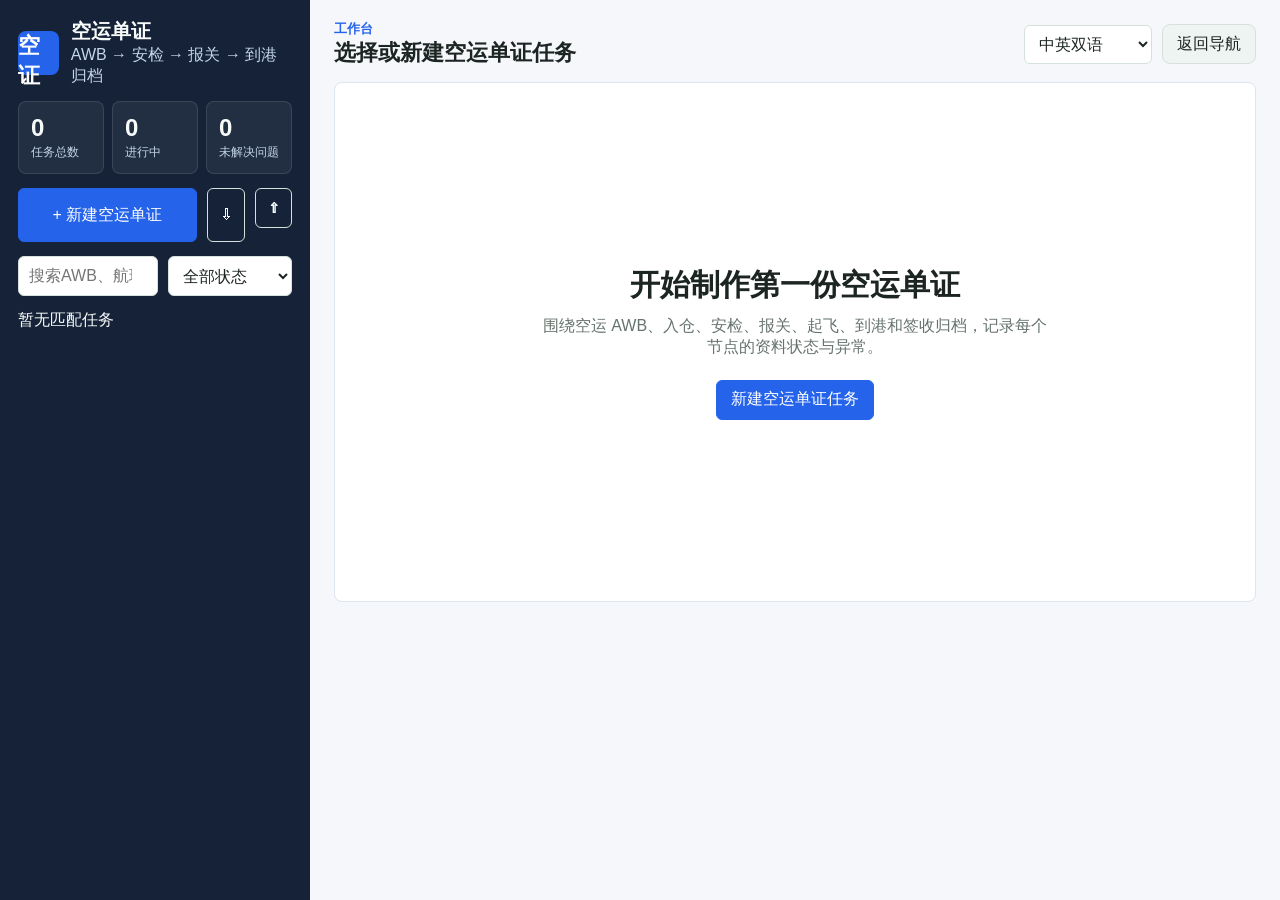
<file: air-docs.html>
<!doctype html>
<html lang="zh-CN">
<head>
<meta charset="utf-8" />
<meta name="viewport" content="width=device-width, initial-scale=1" />
<title>空运单证管理</title>
<link rel="stylesheet" href="./styles.min.css" />
<style>
:root { --air-doc-primary:#2563eb; --air-doc-dark:#1e3a8a; --air-doc-soft:#eff6ff; }
.air-docs-page { background:#f5f7fb; }
.air-docs-page .app-shell { grid-template-columns:310px 1fr; }
.air-docs-page .workspace { padding:20px 24px 28px; min-width:0; }
.air-docs-page .panel { border-color:#dce5f0; box-shadow:none; border-radius:8px; }
.air-docs-sidebar { background:#152238; gap:14px; padding:18px; }
.air-docs-sidebar .brand h1 { font-size:20px; }
.air-docs-sidebar .brand p, .air-docs-sidebar .metric span, .air-docs-sidebar .order-item small, .air-docs-sidebar .order-meta { color:#c5d6eb; }
.air-docs-sidebar .order-item { min-height:68px; background:rgba(255,255,255,.055); border-color:rgba(255,255,255,.1); }
.air-docs-sidebar .order-item.active, .air-docs-sidebar .order-item:hover { background:rgba(37,99,235,.36); }
.air-docs-page .brand-mark { background:var(--air-doc-primary); }
.air-docs-page .primary { border-color:var(--air-doc-primary); background:var(--air-doc-primary); }
.air-docs-page .primary:hover { background:var(--air-doc-dark); }
.air-docs-page button, .air-docs-page .file-action, .air-docs-page input, .air-docs-page select, .air-docs-page textarea { border-radius:6px; }
.air-docs-page input:focus, .air-docs-page select:focus, .air-docs-page textarea:focus { border-color:var(--air-doc-primary); box-shadow:0 0 0 3px rgba(37,99,235,.12); }
.air-docs-page .eyebrow, .air-docs-page #saveHint, .air-docs-page .node-badge { color:var(--air-doc-primary); }
.air-docs-page .topbar { margin-bottom:14px; align-items:center; }
.air-docs-page .topbar h2 { font-size:22px; font-weight:800; }
.topbar-actions { display:flex; align-items:center; gap:10px; }
.topbar-actions select { width:128px; min-height:34px; }
.air-docs-page .content-grid { grid-template-columns:minmax(520px,1fr) 370px; gap:14px; align-items:start; min-width:0; }
.air-docs-page .flow-panel { grid-column:1 / -1; padding:16px; overflow:hidden; min-width:0; }
.air-docs-page .activity-panel { grid-column:1 / -1; }
.air-docs-page .progress-chain { display:grid; grid-template-columns:none; grid-auto-flow:column; grid-auto-columns:150px; gap:10px; overflow-x:auto; padding:4px 2px 14px; }
.air-docs-page .progress-chain { scroll-behavior:smooth; transition:gap .24s ease; }
.air-docs-page .chain-node { width:150px; min-height:128px; padding:10px; background:#fff; text-align:left; transition:width .24s ease,min-height .24s ease,padding .24s ease,box-shadow .2s ease,border-color .2s ease; }
.air-docs-page[data-lang="zh"] .progress-chain { grid-auto-columns:150px; gap:10px; }
.air-docs-page[data-lang="en"] .progress-chain { grid-auto-columns:188px; gap:14px; }
.air-docs-page[data-lang="bilingual"] .progress-chain { grid-auto-columns:236px; gap:16px; }
.air-docs-page[data-lang="en"] .chain-node, .air-docs-page[data-lang="bilingual"] .chain-node { width:100%; min-height:148px; }
.air-docs-page .chain-node.done { background:var(--air-doc-soft); border-color:rgba(37,99,235,.28); }
.air-docs-page .chain-node.current { border-color:var(--air-doc-primary); box-shadow:0 0 0 2px rgba(37,99,235,.14); }
.air-docs-page .chain-node.done .node-dot, .air-docs-page .chain-node.current .node-dot { background:var(--air-doc-primary); }
.air-docs-page .node-stage { color:var(--muted); font-size:10px; font-weight:700; }
.air-docs-page .node-name { min-height:38px; line-height:1.35; font-size:12px; }
.air-docs-page .node-summary { min-height:18px; font-size:11px; }
.milestone-bar { display:flex; margin-bottom:12px; border-radius:8px; overflow:hidden; height:8px; background:var(--surface-soft); }
.milestone-done { height:100%; background:var(--air-doc-primary); transition:width .3s; }
.milestone-problem { height:100%; background:var(--danger); transition:width .3s; }
.node-detail { margin-top:12px; display:grid; grid-template-columns:repeat(3,minmax(0,1fr)); gap:8px; }
.node-detail article { border:1px solid var(--line); border-radius:7px; background:#fbfdff; padding:10px; font-size:12px; display:grid; gap:5px; }
.node-detail strong { color:var(--text); }
.node-detail span { color:var(--muted); line-height:1.45; }
.air-doc-grid, .validation-grid, .exception-grid, .glossary-grid { display:grid; grid-template-columns:repeat(2,minmax(0,1fr)); gap:8px; }
.doc-check-item, .validation-grid article, .exception-grid article, .glossary-grid span { border:1px solid var(--line); border-radius:7px; background:#fff; padding:10px; display:grid; gap:5px; font-size:12px; }
.doc-check-item { grid-template-columns:minmax(0,1fr) 94px; align-items:center; }
.doc-check-item strong, .validation-grid strong, .exception-grid strong { font-size:12px; color:var(--text); }
.doc-check-item span, .validation-grid span, .exception-grid span, .glossary-grid span { color:var(--muted); line-height:1.45; }
.doc-check-item select { min-height:38px; padding:6px 8px; font-size:12px; }
.validation-grid article.ok { border-color:#b7dfc8; background:#f4fbf7; }
.validation-grid article.warn { border-color:#efc3bc; background:#fff7f5; }
.glossary-title { margin-top:18px; }
.glossary-grid span { display:block; }
.glossary-grid strong { margin-right:6px; color:var(--air-doc-dark); }
.sub-info { font-size:10px; color:#c5d6eb; margin-top:2px; display:flex; gap:8px; flex-wrap:wrap; }
.small { min-height:30px; padding:4px 9px; font-size:12px; }
@media (max-width:1200px) {
  .air-docs-page .content-grid { grid-template-columns:1fr; }
  .air-docs-page .flow-panel, .air-docs-page .activity-panel { grid-column:auto; }
}
@media (max-width:980px) {
  .air-docs-page .app-shell { grid-template-columns:1fr; }
  .air-docs-page .workspace, .air-docs-sidebar { padding:16px; }
  .node-detail, .air-doc-grid, .validation-grid, .exception-grid, .glossary-grid { grid-template-columns:1fr; }
}
@media (max-width:760px) {
  .air-docs-page .content-grid { grid-template-columns:minmax(0,1fr); min-width:0; }
  .air-docs-page .topbar-actions { width:100%; flex-wrap:wrap; }
  .air-docs-page .topbar-actions > * { flex:1 1 140px; }
}
</style>
</head>
<body class="air-docs-page">
<main class="app-shell">
  <aside class="sidebar air-docs-sidebar">
    <div class="brand">
      <div class="brand-mark">空证</div>
      <div><h1>空运单证</h1><p>AWB → 安检 → 报关 → 到港归档</p></div>
    </div>
    <div class="metrics" id="metrics"></div>
    <div class="toolbar">
      <button class="primary" id="newBtn" type="button">+ 新建空运单证</button>
      <button class="ghost" id="exportBtn" type="button" title="导出数据">⇩</button>
      <label class="ghost file-action" title="导入数据">⇧<input id="importInput" type="file" accept="application/json" /></label>
    </div>
    <div class="filters">
      <input id="searchInput" type="search" placeholder="搜索AWB、航班、机场、客户" />
      <select id="statusFilter"><option value="">全部状态</option></select>
    </div>
    <div class="order-list" id="taskList"></div>
  </aside>

  <section class="workspace">
    <header class="topbar">
      <div>
        <p class="eyebrow">工作台</p>
        <h2 id="pageTitle">选择或新建空运单证任务</h2>
      </div>
      <div class="topbar-actions">
        <select id="langSelect" title="显示语言"><option value="zh">中文</option><option value="en">English</option><option value="bilingual">中英双语</option></select>
        <a class="secondary doc-nav-button" href="./nav.html">返回导航</a>
        <button class="danger ghost hidden" id="deleteBtn" type="button">删除任务</button>
      </div>
    </header>

    <section class="panel empty-state" id="emptyState">
      <div><h2>开始制作第一份空运单证</h2><p>围绕空运 AWB、入仓、安检、报关、起飞、到港和签收归档，记录每个节点的资料状态与异常。</p><button class="primary" id="emptyNewBtn" type="button">新建空运单证任务</button></div>
    </section>

    <section class="content-grid hidden" id="editorArea">
      <section class="panel flow-panel">
        <div class="section-title"><h3>空运单证流程</h3><span id="stepProgress"></span></div>
        <div class="milestone-bar"><div class="milestone-done" id="milestoneDone" style="width:0%"></div><div class="milestone-problem" id="milestoneProblem" style="width:0%"></div></div>
        <div class="progress-chain" id="progressChain"></div>
        <div class="node-editor" id="nodeEditor">
          <div><strong id="nodeNoteTitle">步骤备注</strong><p id="nodeNoteMeta"></p></div>
          <div class="node-detail" id="nodeDetail"></div>
          <label>操作备注<textarea id="nodeNoteText" rows="3" placeholder="记录该节点的资料状态、客户反馈、航司/仓库/报关行要求等"></textarea></label>
          <div class="alarm-picker">
            <label>月<select id="nodeReminderMonth"></select></label><label>日<select id="nodeReminderDay"></select></label>
            <label>时<select id="nodeReminderHour"></select></label><label>分<select id="nodeReminderMinute"></select></label>
          </div>
          <div class="node-actions"><button class="secondary" id="clearNodeReminderBtn" type="button">清除提醒</button><button class="primary" id="saveNodeNoteBtn" type="button">保存步骤</button></div>
        </div>
      </section>

      <section class="panel reminder-panel">
        <div class="section-title"><h3>提醒</h3><span id="reminderCount"></span></div>
        <div class="reminder-list" id="reminderList"></div>
        <div class="follow-summary" id="followSummary"></div>
      </section>

      <form class="panel order-form" id="taskForm">
        <div class="section-title"><h3>空运单证任务信息</h3><span id="lastUpdated"></span></div>
        <div class="form-grid">
          <label>委托号/任务号<input id="fRef" required autocomplete="off" placeholder="例如 AFD-2026-001" /></label>
          <label>状态<select id="fStatus"></select></label>
          <label>AWB<input id="fAwbNo" autocomplete="off" placeholder="例如 123-45678901" /></label>
          <label>MAWB<input id="fMawbNo" autocomplete="off" placeholder="主运单号" /></label>
          <label>HAWB<input id="fHawbNo" autocomplete="off" placeholder="分运单号" /></label>
          <label>航班号<input id="fFlightNo" autocomplete="off" placeholder="例如 CA1234" /></label>
          <label>起飞机场 AOD<input id="fAod" autocomplete="off" maxlength="3" placeholder="例如 PVG" /></label>
          <label>目的机场 AOA<input id="fAoa" autocomplete="off" maxlength="3" placeholder="例如 LAX" /></label>
          <label>发货人 Shipper<input id="fShipper" autocomplete="off" placeholder="发货人/公司名称" /></label>
          <label>收货人 Consignee<input id="fConsignee" autocomplete="off" placeholder="收货人/公司名称" /></label>
          <label>通知方 Notify<input id="fNotifyParty" autocomplete="off" placeholder="Notify Party" /></label>
          <label>件数 Pieces<input id="fPieces" type="number" min="0" placeholder="例如 35" /></label>
          <label>实际重量 KGS<input id="fActualWeight" type="number" step="0.01" min="0" placeholder="例如 520.5" /></label>
          <label>体积重量 KGS<input id="fVolumetricWeight" type="number" step="0.01" min="0" placeholder="可按CBM*167填写" /></label>
          <label>计费重量 KGS<input id="fChargeableWeight" type="number" step="0.01" min="0" placeholder="取较大值" /></label>
          <label>截仓时间<input id="fWarehouseCutoff" type="datetime-local" /></label>
          <label>截单时间<input id="fDocCutoff" type="datetime-local" /></label>
          <label>ETD<input id="fEtd" type="datetime-local" /></label>
          <label>ETA<input id="fEta" type="datetime-local" /></label>
          <label>货物品名<input id="fCargoName" autocomplete="off" placeholder="中文/英文品名" /></label>
          <label>货物类型<select id="fCargoType"><option value="普货">普货</option><option value="锂电池货">锂电池货</option><option value="磁性货">磁性货</option><option value="粉末液体类">粉末液体类</option><option value="危险品">危险品 DG</option><option value="温控货">温控货</option><option value="超大超重货">超大超重货</option></select></label>
          <label>当前节点<select id="fStage"></select></label>
          <label style="grid-column:span 2;">备注<textarea id="fNotes" rows="3" placeholder="客户特殊要求、运单要求、安检/报关注意事项等"></textarea></label>
        </div>
        <div class="form-actions"><button class="primary" type="submit">保存修改</button><span id="saveHint"></span></div>
      </form>

      <section class="panel" style="padding:20px;">
        <div class="section-title"><h3>核心单证清单</h3><span id="docProgress"></span></div>
        <div class="air-doc-grid" id="docGrid"></div>
      </section>

      <section class="panel" style="padding:20px;">
        <div class="section-title"><h3>资料校验与异常</h3><span id="validationScore"></span></div>
        <div class="validation-grid" id="validationGrid"></div>
        <div class="section-title glossary-title"><h3>异常处理</h3><span>Exception Handling</span></div>
        <div class="exception-grid" id="exceptionGrid"></div>
        <div class="section-title glossary-title"><h3>术语速查</h3><span>Glossary</span></div>
        <div class="glossary-grid" id="glossaryGrid"></div>
      </section>

      <section class="panel issue-panel">
        <div class="section-title"><h3>问题记录</h3><span id="issueCount"></span></div>
        <form class="issue-form" id="issueForm"><textarea id="issueText" rows="3" placeholder="记录资料缺失、安检不过、报关查验、航班延误、运单错误等问题"></textarea><div class="issue-controls"><select id="issueSeverity"><option value="一般">一般</option><option value="重要">重要</option><option value="紧急">紧急</option></select><button class="secondary" type="submit">添加问题</button></div></form>
        <div class="issue-list" id="issueList"></div>
      </section>

      <section class="panel contact-panel">
        <div class="section-title"><h3>联系方式</h3><span id="contactCount"></span></div>
        <form class="contact-form" id="contactForm"><div class="contact-grid">
          <label>类型<select id="contactRole"><option value="客户">客户</option><option value="航空公司">航空公司</option><option value="空运代理">空运代理</option><option value="仓库">仓库</option><option value="报关行">报关行</option><option value="目的港代理">目的港代理</option><option value="收货人">收货人</option><option value="其他">其他</option></select></label>
          <label>姓名/备注<input id="contactNote" autocomplete="off" placeholder="联系人姓名和备注" /></label>
          <label>电话<input id="contactPhone" autocomplete="off" inputmode="tel" placeholder="例如 13800000000" /></label>
          <label>邮箱<input id="contactEmail" autocomplete="off" inputmode="email" placeholder="name@example.com" /></label>
        </div><button class="secondary" type="submit">添加联系人</button></form>
        <div class="contact-list" id="contactList"></div>
      </section>

      <section class="panel activity-panel"><div class="section-title"><h3>更新记录</h3><span id="activityCount"></span></div><div class="activity-list" id="activityList"></div></section>
    </section>
  </section>
</main>

<template id="itemTemplate">
  <button class="order-item" type="button"><span class="order-main"><strong></strong><small></small><span class="sub-info"></span></span><span class="order-meta"></span></button>
</template>
<template id="issueTemplate">
  <article class="issue-item"><div><span class="severity"></span><p></p><small></small></div><div class="issue-actions"><button class="ghost close-issue" type="button" title="解决/重开">✓</button><button class="ghost delete-issue" type="button" title="删除问题">×</button></div></article>
</template>

<script src="./air-docs-data.min.js"></script>
<script src="./air-docs.min.js"></script>
</body>
</html>
</file>
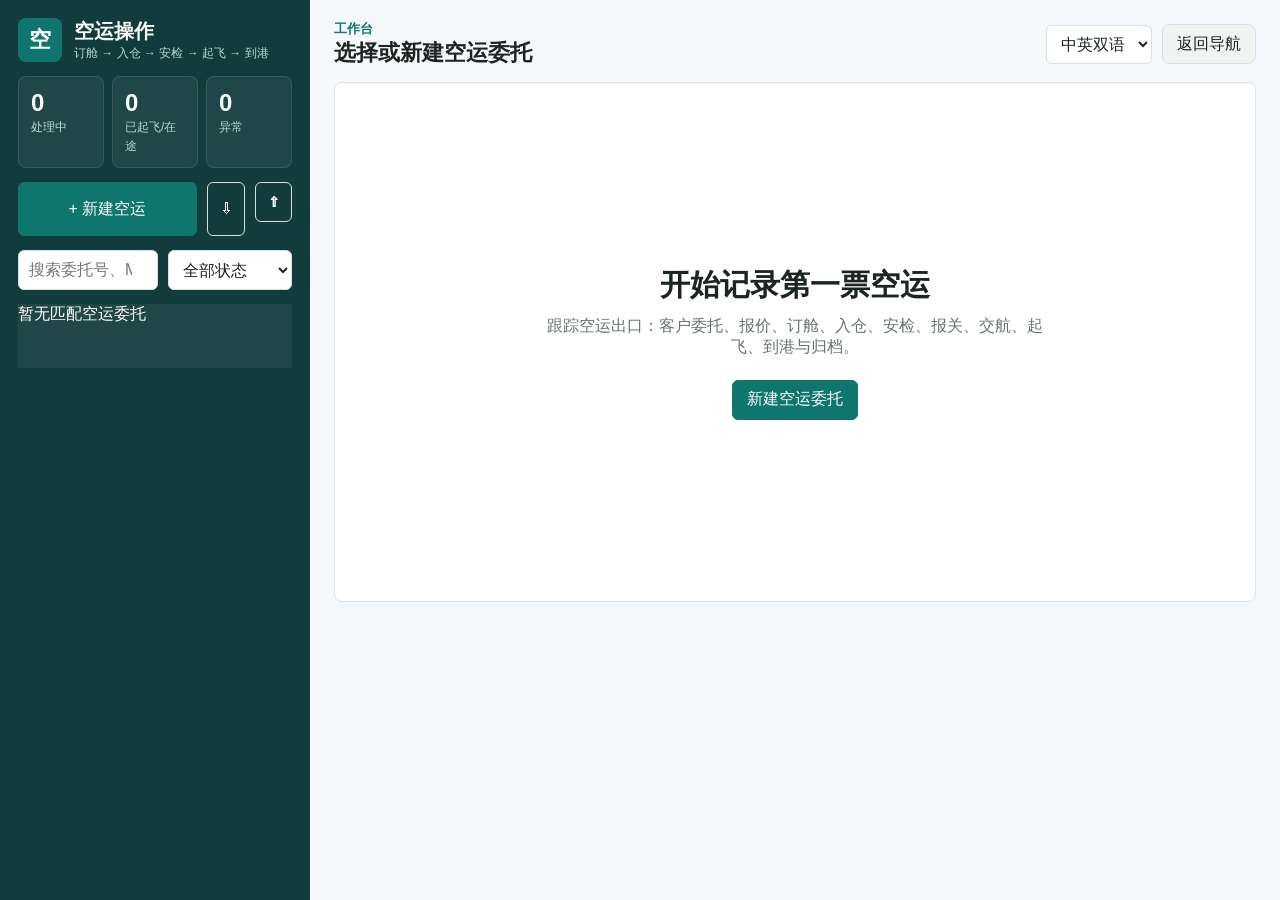
<file: air.html>
<!doctype html>
<html lang="zh-CN">
<head>
<meta charset="utf-8" />
<meta name="viewport" content="width=device-width, initial-scale=1" />
<title>空运操作管理</title>
<link rel="stylesheet" href="./styles.min.css" />
<style>
:root { --air-primary:#0f766e; --air-primary-dark:#115e59; }
.air-app-page { background:#f5f8fa; }
.air-app-page .app-shell { grid-template-columns: 310px 1fr; }
.air-app-page .workspace { padding: 20px 24px 28px; }
.air-app-page .panel { border-color:#dbe6e9; box-shadow:none; border-radius:8px; }
.air-app-page .topbar { margin-bottom:14px; align-items:center; }
.air-app-page .topbar h2 { font-size:22px; font-weight:800; }
.air-app-page .eyebrow { color:var(--air-primary); }
.air-brand-mark { background:var(--air-primary); }
.air-sidebar { gap:14px; padding:18px; background:#123b3d; }
.air-sidebar .brand h1 { font-size:20px; }
.air-sidebar .brand p { font-size:12px; color:#b7d9d5; }
.air-sidebar .metric span, .air-sidebar .order-item small, .air-sidebar .order-meta { color:#b7d9d5; }
.air-sidebar .order-item { min-height:64px; border-color:rgba(255,255,255,.1); background:rgba(255,255,255,.055); }
.air-sidebar .order-item.active, .air-sidebar .order-item:hover { background:rgba(15,118,110,.42); }
.air-app-page .primary { border-color:var(--air-primary); background:var(--air-primary); }
.air-app-page .primary:hover { background:var(--air-primary-dark); }
.air-app-page button, .air-app-page .file-action, .air-app-page input, .air-app-page select, .air-app-page textarea { border-radius:6px; }
.air-app-page input:focus, .air-app-page select:focus, .air-app-page textarea:focus { border-color:var(--air-primary); box-shadow:0 0 0 3px rgba(15,118,110,.12); }
.air-app-page .content-grid { grid-template-columns:minmax(520px,1fr) 370px; gap:14px; align-items:start; min-width:0; }
.air-app-page .flow-panel { grid-column:1 / -1; padding:16px; overflow:hidden; min-width:0; }
.air-app-page .reminder-panel { grid-column:2; grid-row:2; grid-template-columns:1fr; }
.air-app-page .reminder-panel > .section-title, .air-app-page .reminder-panel > .reminder-list, .air-app-page .reminder-panel > .follow-summary { grid-column:auto; grid-row:auto; }
.air-app-page .activity-panel { grid-column:1 / -1; }
.air-app-page .progress-chain { display:grid; grid-template-columns:none; grid-auto-flow:column; grid-auto-columns:150px; gap:10px; overflow-x:auto; padding:4px 2px 14px; }
.air-app-page .progress-chain { scroll-behavior:smooth; transition:gap .24s ease; }
.air-app-page .chain-node { min-height:128px; width:150px; padding:10px; background:#fff; text-align:left; transition:width .24s ease,min-height .24s ease,padding .24s ease,box-shadow .2s ease,border-color .2s ease; }
.air-app-page[data-lang="zh"] .progress-chain { grid-auto-columns:150px; gap:10px; }
.air-app-page[data-lang="en"] .progress-chain { grid-auto-columns:186px; gap:14px; }
.air-app-page[data-lang="bilingual"] .progress-chain { grid-auto-columns:230px; gap:16px; }
.air-app-page[data-lang="en"] .chain-node, .air-app-page[data-lang="bilingual"] .chain-node { width:100%; min-height:146px; }
.air-app-page .chain-node.done { background:#eef9f7; border-color:rgba(15,118,110,.32); }
.air-app-page .chain-node.current { border-color:var(--air-primary); box-shadow:0 0 0 2px rgba(15,118,110,.12); }
.air-app-page .chain-node.done .node-dot, .air-app-page .chain-node.current .node-dot { background:var(--air-primary); }
.air-app-page .node-stage { color:var(--muted); font-size:10px; font-weight:700; }
.air-app-page .node-name { min-height:38px; line-height:1.35; font-size:12px; }
.air-app-page .node-summary { min-height:18px; font-size:11px; }
.milestone-bar { display:flex; margin-bottom:12px; border-radius:8px; overflow:hidden; height:8px; background:var(--surface-soft); }
.milestone-done { background:var(--air-primary); height:100%; transition:width .3s; }
.milestone-problem { background:var(--danger); height:100%; transition:width .3s; }
.order-item .sub-info { font-size:10px; color:#a6d3cf; margin-top:2px; display:flex; gap:8px; }
.topbar-actions { display:flex; align-items:center; gap:10px; }
.topbar-actions select { min-height:34px; width:auto; }
.air-doc-panel, .air-special-panel, .cost-panel { padding:18px; }
.air-doc-grid, .air-special-grid, .glossary-grid { display:grid; grid-template-columns:repeat(2,minmax(0,1fr)); gap:8px; }
.air-doc-item, .air-special-grid article, .glossary-grid span { border:1px solid var(--line); border-radius:7px; background:#fff; padding:10px; display:grid; gap:5px; font-size:12px; }
.air-doc-item { grid-template-columns:minmax(0,1fr) 92px; align-items:center; }
.air-doc-item strong, .air-special-grid strong, .glossary-grid strong { color:var(--text); font-size:12px; }
.air-doc-item span, .air-special-grid span, .glossary-grid span { color:var(--muted); line-height:1.45; }
.air-doc-item select { min-height:38px; padding:6px 8px; font-size:12px; }
.air-special-grid article.ok { border-color:rgba(23,124,84,.22); background:#f3faf7; }
.air-special-grid article.warn { border-color:rgba(192,57,43,.28); background:#fff7f5; }
.cost-table { width:100%; border-collapse:collapse; font-size:12px; }
.cost-table th { background:var(--surface-soft); padding:8px 10px; text-align:left; font-size:12px; color:var(--muted); border-bottom:2px solid var(--line); }
.cost-table td { padding:7px 8px; border-bottom:1px solid var(--line); }
.cost-table .num { text-align:right; font-variant-numeric:tabular-nums; }
.cost-table input, .cost-table select { min-height:28px; font-size:12px; padding:4px 6px; background:transparent; border:none; width:100%; }
.cost-table tfoot td { font-weight:700; color:var(--accent); border-top:2px solid var(--line); }
.air-node-detail { margin-top:12px; }
@media (max-width:1200px) {
  .air-app-page .content-grid { grid-template-columns:1fr; }
  .air-app-page .reminder-panel, .air-app-page .activity-panel, .air-app-page .flow-panel { grid-column:auto; }
}
@media (max-width:980px) {
  .air-app-page .app-shell { grid-template-columns:1fr; }
  .air-app-page .workspace, .air-sidebar { padding:16px; }
  .air-doc-grid, .air-special-grid, .glossary-grid { grid-template-columns:1fr; }
}
@media (max-width:760px) {
  .air-app-page .content-grid { grid-template-columns:minmax(0,1fr); min-width:0; }
  .air-app-page .topbar-actions { width:100%; flex-wrap:wrap; }
  .air-app-page .topbar-actions > * { flex:1 1 140px; }
  .air-app-page .cost-panel { overflow-x:auto; }
}
</style>
</head>
<body class="air-app-page">
<main class="app-shell">
  <aside class="sidebar air-sidebar">
    <div class="brand">
      <div class="brand-mark air-brand-mark">空</div>
      <div><h1>空运操作</h1><p>订舱 → 入仓 → 安检 → 起飞 → 到港</p></div>
    </div>
    <div class="metrics" id="metrics"></div>
    <div class="toolbar">
      <button class="primary" id="newAirBtn" type="button">+ 新建空运</button>
      <button class="ghost" id="exportBtn" type="button" title="导出数据">⇩</button>
      <label class="ghost file-action" title="导入数据">⇧<input id="importInput" type="file" accept="application/json" /></label>
    </div>
    <div class="filters">
      <input id="searchInput" type="search" placeholder="搜索委托号、MAWB、航班、机场" />
      <select id="statusFilter"><option value="">全部状态</option></select>
    </div>
    <div class="order-list" id="airList"></div>
  </aside>

  <section class="workspace">
    <header class="topbar">
      <div>
        <p class="eyebrow">工作台</p>
        <h2 id="pageTitle">选择或新建空运委托</h2>
      </div>
      <div class="topbar-actions">
        <a class="secondary doc-nav-button" href="./nav.html">返回导航</a>
        <button class="danger ghost hidden" id="deleteAirBtn" type="button">删除委托</button>
      </div>
    </header>

    <section class="panel empty-state" id="emptyState">
      <div><h2>开始记录第一票空运</h2><p>跟踪空运出口：客户委托、报价、订舱、入仓、安检、报关、交航、起飞、到港与归档。</p><button class="primary" id="emptyNewAirBtn" type="button">新建空运委托</button></div>
    </section>

    <section class="content-grid hidden" id="editorArea">
      <section class="panel flow-panel">
        <div class="section-title"><h3>空运操作流程</h3><span id="stepProgress"></span></div>
        <div class="milestone-bar"><div class="milestone-done" id="milestoneDone" style="width:0%"></div><div class="milestone-problem" id="milestoneProblem" style="width:0%"></div></div>
        <div class="progress-chain" id="progressChain"></div>
        <div class="node-editor" id="nodeEditor">
          <div><strong id="nodeNoteTitle">步骤备注</strong><p id="nodeNoteMeta"></p></div>
          <label>操作备注<textarea id="nodeNoteText" rows="3" placeholder="记录该节点的操作详情、航司反馈、异常情况等"></textarea></label>
          <div class="alarm-picker">
            <label>月<select id="nodeReminderMonth"></select></label><label>日<select id="nodeReminderDay"></select></label>
            <label>时<select id="nodeReminderHour"></select></label><label>分<select id="nodeReminderMinute"></select></label>
          </div>
          <div class="node-actions"><button class="secondary" id="clearNodeReminderBtn" type="button">清除提醒</button><button class="primary" id="saveNodeNoteBtn" type="button">保存步骤</button></div>
        </div>
      </section>

      <section class="panel reminder-panel">
        <div class="section-title"><h3>提醒</h3><span id="reminderCount"></span></div>
        <div class="reminder-list" id="reminderList"></div>
        <div class="follow-summary" id="followSummary"></div>
      </section>

      <form class="panel order-form" id="airForm">
        <div class="section-title"><h3>空运委托信息</h3><span id="lastUpdated"></span></div>
        <div class="form-grid">
          <label>委托号<input id="fRef" required autocomplete="off" placeholder="例如 AIR-2026-001" /></label>
          <label>状态<select id="fStatus"></select></label>
          <label>客户<input id="fCustomer" autocomplete="off" placeholder="客户/公司名称" /></label>
          <label>发货人<input id="fShipper" autocomplete="off" placeholder="Shipper" /></label>
          <label>收货人<input id="fConsignee" autocomplete="off" placeholder="Consignee" /></label>
          <label>起飞机场<input id="fOriginAirport" autocomplete="off" placeholder="例如 SZX / PVG" /></label>
          <label>目的机场<input id="fDestinationAirport" autocomplete="off" placeholder="例如 LHR / LAX" /></label>
          <label>航班号<input id="fFlightNo" autocomplete="off" placeholder="例如 CA123" /></label>
          <label>航空公司<input id="fAirline" autocomplete="off" placeholder="例如 Air China" /></label>
          <label>订舱号<input id="fBookingNo" autocomplete="off" placeholder="AIRBK20260519001" /></label>
          <label>MAWB<input id="fMawbNo" autocomplete="off" placeholder="123-45678901" /></label>
          <label>HAWB<input id="fHawbNo" autocomplete="off" placeholder="SZPT-AIR-0001" /></label>
          <label>ETD<input id="fEtd" type="datetime-local" /></label>
          <label>ETA<input id="fEta" type="datetime-local" /></label>
          <label>件数<input id="fPackages" type="number" placeholder="例如 35" /></label>
          <label>毛重 KGS<input id="fGrossWeight" type="number" step="0.01" placeholder="例如 520.5" /></label>
          <label>体积 CBM<input id="fVolumeCbm" type="number" step="0.001" placeholder="例如 3.8" /></label>
          <label>计费重量 KGS<input id="fChargeableWeight" autocomplete="off" placeholder="可自动按体积重估算" /></label>
          <label>货物描述<input id="fCargoDescription" autocomplete="off" placeholder="例如 Electronic accessories" /></label>
          <label>货物类型<select id="fCargoType"><option value="普货">普货</option><option value="危险品">危险品 DG</option><option value="锂电池货">锂电池货</option><option value="温控货">温控货</option><option value="鲜活易腐货">鲜活易腐货</option><option value="超大超重货">超大超重货</option><option value="磁性货">磁性货</option><option value="粉末液体类">粉末液体类</option></select></label>
          <label>报关状态<input id="fCustomsStatus" autocomplete="off" placeholder="例如 已放行 / 查验中" /></label>
          <label>当前进度<select id="fStage"></select></label>
          <label>下一步<input id="fNextAction" autocomplete="off" placeholder="例如 等仓库出称重量尺记录" /></label>
          <label style="grid-column:span 2;">备注<textarea id="fNotes" rows="3" placeholder="特殊货物要求、航司限制、客户注意事项等"></textarea></label>
        </div>
        <div class="form-actions"><button class="primary" type="submit">保存修改</button><span id="saveHint"></span></div>
      </form>

      <section class="panel air-doc-panel">
        <div class="section-title"><h3>核心单证清单</h3><span id="docProgress"></span></div>
        <div class="air-doc-grid" id="docGrid"></div>
      </section>

      <section class="panel air-special-panel">
        <div class="section-title"><h3>特殊货物规则</h3><span>Special Cargo Handling</span></div>
        <div class="air-special-grid" id="specialCargoGrid"></div>
        <div class="section-title glossary-title"><h3>术语速查</h3><span>Glossary</span></div>
        <div class="glossary-grid" id="glossaryGrid"></div>
      </section>

      <section class="panel issue-panel">
        <div class="section-title"><h3>问题记录</h3><span id="issueCount"></span></div>
        <form class="issue-form" id="issueForm"><textarea id="issueText" rows="3" placeholder="记录晚入仓、安检不过、航班延误、清关异常等问题"></textarea><div class="issue-controls"><select id="issueSeverity"><option value="一般">一般</option><option value="重要">重要</option><option value="紧急">紧急</option></select><button class="secondary" type="submit">添加问题</button></div></form>
        <div class="issue-list" id="issueList"></div>
      </section>

      <section class="panel contact-panel">
        <div class="section-title"><h3>联系方式</h3><span id="contactCount"></span></div>
        <form class="contact-form" id="contactForm"><div class="contact-grid">
          <label>类型<select id="contactRole"><option value="客户">客户</option><option value="航空公司">航空公司</option><option value="空运代理">空运代理</option><option value="仓库">仓库</option><option value="报关行">报关行</option><option value="车队">车队</option><option value="目的港代理">目的港代理</option><option value="其他">其他</option></select></label>
          <label>姓名/备注<input id="contactNote" autocomplete="off" placeholder="联系人姓名和备注" /></label>
          <label>电话<input id="contactPhone" autocomplete="off" inputmode="tel" placeholder="例如 13800000000" /></label>
          <label>邮箱<input id="contactEmail" autocomplete="off" inputmode="email" placeholder="name@example.com" /></label>
        </div><button class="secondary" type="submit">添加联系人</button></form>
        <div class="contact-list" id="contactList"></div>
      </section>

      <section class="panel cost-panel">
        <div class="section-title"><h3>费用明细</h3><button class="secondary small" id="addCostBtn" type="button">+ 添加</button></div>
        <table class="cost-table"><thead><tr><th>费用项目</th><th>币种</th><th>单价</th><th>数量</th><th>金额</th><th></th></tr></thead><tbody id="costBody"></tbody><tfoot id="costFoot"></tfoot></table>
      </section>

      <section class="panel activity-panel"><div class="section-title"><h3>更新记录</h3><span id="activityCount"></span></div><div class="activity-list" id="activityList"></div></section>
    </section>
  </section>
</main>

<template id="airItemTemplate">
  <button class="order-item" type="button"><span class="order-main"><strong></strong><small></small><span class="sub-info"></span></span><span class="order-meta"></span></button>
</template>
<template id="issueTemplate">
  <article class="issue-item"><div><span class="severity"></span><p></p><small></small></div><div class="issue-actions"><button class="ghost close-issue" type="button" title="解决/重开">✓</button><button class="ghost delete-issue" type="button" title="删除问题">×</button></div></article>
</template>

<script src="./air-data.min.js"></script>
<script src="./air.min.js"></script>
</body>
</html>
</file>
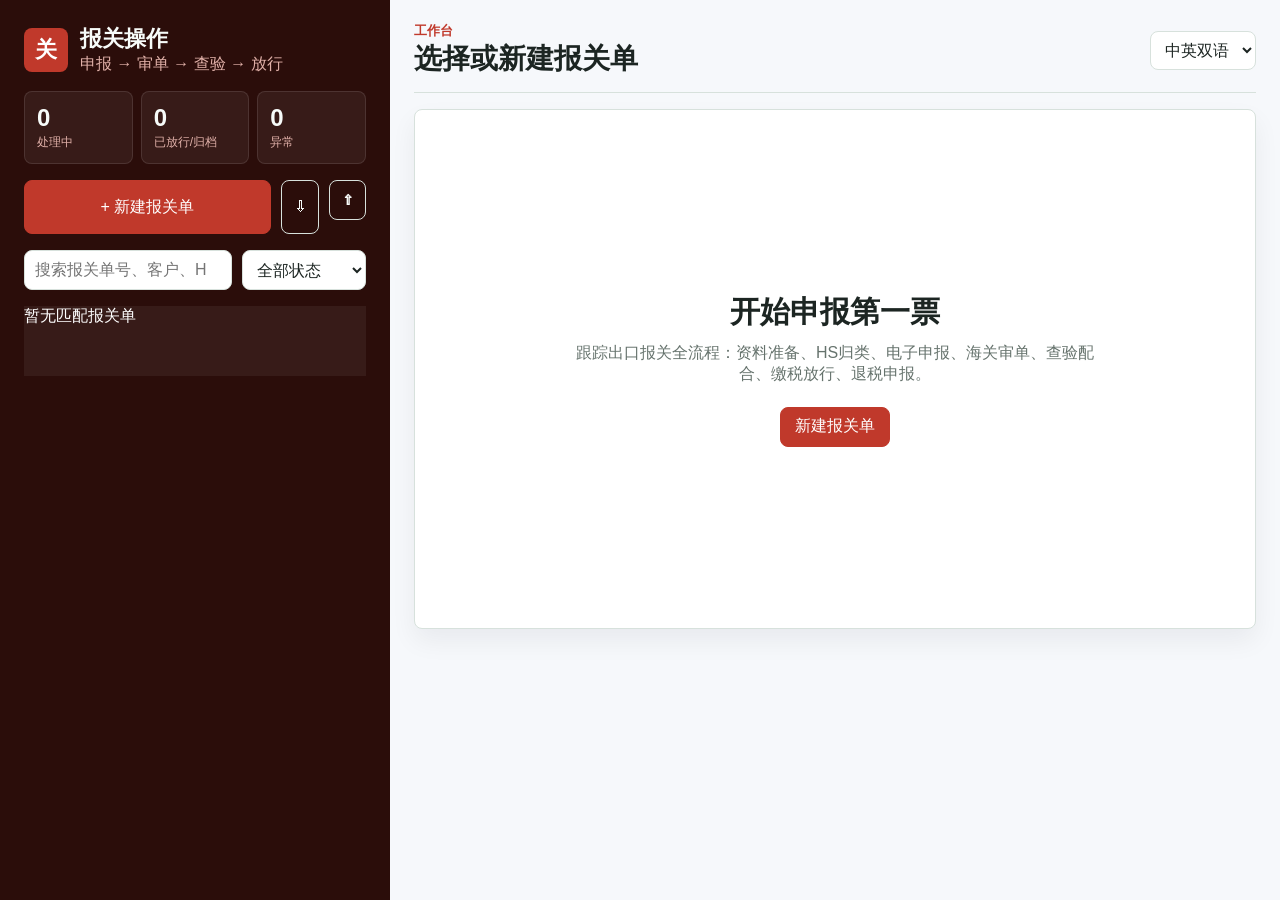
<file: customs.html>
<!doctype html>
<html lang="zh-CN">
<head>
<meta charset="utf-8" />
<meta name="viewport" content="width=device-width, initial-scale=1" />
<title>报关操作管理</title>
<link rel="stylesheet" href="./styles.min.css" />
<style>
:root {
  --cs-primary: #c0392b;
  --cs-primary-dark: #922b21;
}
.brand-mark { background: var(--cs-primary) !important; }
.sidebar { background: #2b0d0a !important; }
.sidebar .order-item.active, .sidebar .order-item:hover { background: rgba(192,57,43,0.45) !important; }
.sidebar .brand p, .sidebar .order-item small, .sidebar .order-meta { color: #e0b0a8 !important; }
.sidebar .metric span { color: #e0b0a8 !important; }
.primary { border-color: var(--cs-primary) !important; background: var(--cs-primary) !important; }
.primary:hover { background: var(--cs-primary-dark) !important; }
input:focus, select:focus, textarea:focus { border-color: var(--cs-primary) !important; box-shadow: 0 0 0 3px rgba(192,57,43,0.12) !important; }
.chain-node.done .node-dot, .chain-node.current .node-dot, .chain-node.checked .node-dot { background: var(--cs-primary) !important; }
.chain-node.current { border-color: var(--cs-primary) !important; box-shadow: 0 0 0 3px rgba(192,57,43,0.15) !important; }
.chain-node.done { border-color: rgba(192,57,43,0.42) !important; background: #fef5f3 !important; }
.eyebrow { color: var(--cs-primary) !important; }
#saveHint { color: var(--cs-primary) !important; }
.node-badge { color: var(--cs-primary-dark) !important; }
.follow-grid strong { color: var(--cs-primary-dark) !important; }
.milestone-bar { display: flex; gap: 0; margin-bottom: 12px; border-radius: 8px; overflow: hidden; height: 8px; background: var(--surface-soft); }
.milestone-done { background: var(--cs-primary); height: 100%; transition: width 0.3s; }
.milestone-problem { background: var(--danger); height: 100%; transition: width 0.3s; }
.table-mini { width: 100%; border-collapse: collapse; font-size: 12px; }
.table-mini th { background: var(--surface-soft); padding: 6px 8px; text-align: left; font-size: 11px; color: var(--muted); border-bottom: 1px solid var(--line); }
.table-mini td { padding: 6px 8px; border-bottom: 1px solid var(--line); }
.table-mini .num { text-align: right; font-variant-numeric: tabular-nums; }
.table-mini tfoot td { font-weight: 700; color: var(--accent); border-top: 2px solid var(--line); }
.table-mini input { min-height: 26px; font-size: 11px; padding: 3px 5px; background: transparent; border: none; color: var(--text); width: 100%; }
.table-mini input:focus { outline: none; }
.doc-check-grid { display: grid; grid-template-columns: repeat(2, 1fr); gap: 6px; }
.doc-check-item { display: flex; align-items: center; gap: 8px; padding: 8px 10px; border: 1px solid var(--line); border-radius: 6px; background: #fbfdfc; }
.doc-check-item input[type=checkbox] { width: 32px; height: 32px; min-height: 32px; flex:0 0 32px; accent-color: var(--cs-primary); cursor: pointer; }
.doc-check-item .doc-label { font-size: 12px; flex: 1; }
.doc-check-item .doc-badge { font-size: 9px; padding: 2px 6px; border-radius: 99px; white-space: nowrap; }
.doc-check-item .doc-badge.ok { background: #fef0ed; color: var(--cs-primary); }
.doc-check-item .doc-badge.wait { background: #fff2d8; color: var(--warning); }
.customs-app-page .app-shell { min-height: 100vh; background: #f6f8fb; }
.customs-app-page .workspace { padding: 22px 24px 28px; }
.customs-app-page .topbar { align-items: center; border-bottom: 1px solid var(--line); padding-bottom: 14px; margin-bottom: 16px; }
.topbar-actions { display: flex; align-items: center; gap: 10px; }
.topbar-actions select { min-height: 34px; width: auto; }
.customs-app-page .content-grid { grid-template-columns: minmax(0, 1.6fr) minmax(320px, 0.8fr); gap: 16px; align-items: start; min-width:0; }
.customs-app-page .flow-panel { grid-column: 1 / -1; overflow: hidden; min-width:0; }
.customs-app-page .progress-chain { display: grid; grid-template-columns: none; grid-auto-flow: column; grid-auto-columns: 148px; gap: 10px; overflow-x: auto; padding: 4px 2px 14px; scroll-behavior:smooth; transition:gap .24s ease; }
.customs-app-page .chain-node { min-height: 128px; width: 148px; padding: 12px 10px; border-radius: 8px; text-align: left; transition:width .24s ease,min-height .24s ease,padding .24s ease,box-shadow .2s ease,border-color .2s ease; }
.customs-app-page[data-lang="zh"] .progress-chain { grid-auto-columns:148px; gap:10px; }
.customs-app-page[data-lang="en"] .progress-chain { grid-auto-columns:182px; gap:14px; }
.customs-app-page[data-lang="bilingual"] .progress-chain { grid-auto-columns:226px; gap:16px; }
.customs-app-page[data-lang="en"] .chain-node, .customs-app-page[data-lang="bilingual"] .chain-node { width:100%; min-height:146px; }
.customs-app-page .node-name { min-height: 34px; line-height: 1.35; }
.customs-app-page .node-summary { min-height: 18px; }
.customs-app-page .panel { border-radius: 8px; box-shadow: 0 12px 26px rgba(15,23,42,0.06); }
.customs-app-page .order-form, .customs-app-page .panel[style*="padding:20px"] { padding: 18px !important; }
.customs-work-panel { padding: 18px; }
.consistency-grid, .exception-grid, .glossary-grid { display: grid; grid-template-columns: repeat(2, minmax(0, 1fr)); gap: 8px; }
.consistency-grid article, .exception-grid article, .glossary-grid span { border: 1px solid var(--line); background: #fff; border-radius: 7px; padding: 10px; display: grid; gap: 4px; font-size: 12px; }
.consistency-grid article.ok, .exception-grid article.ok { border-color: rgba(23,124,84,0.22); background: #f3faf7; }
.consistency-grid article.warn, .exception-grid article.warn { border-color: rgba(192,57,43,0.28); background: #fff7f5; }
.consistency-grid strong, .exception-grid strong, .glossary-grid strong { color: var(--text); font-size: 12px; }
.consistency-grid span, .exception-grid span, .glossary-grid span { color: var(--muted); line-height: 1.45; }
.glossary-title { margin-top: 18px; }
.customs-doc-check { align-items: stretch; gap: 10px; }
.customs-doc-check .doc-label { display: grid; gap: 2px; }
.customs-doc-check .doc-label strong { color: var(--text); }
.customs-doc-check .doc-label span { color: var(--muted); font-size: 11px; }
.customs-doc-check select { width: 92px; min-height: 30px; padding: 4px 7px; font-size: 12px; }
.customs-node-detail { margin-top: 12px; }
@media (max-width:1100px) { .doc-check-grid { grid-template-columns: 1fr; } }
@media (max-width:1100px) {
  .customs-app-page .content-grid { grid-template-columns: 1fr; }
  .consistency-grid, .exception-grid, .glossary-grid { grid-template-columns: 1fr; }
}
@media (max-width:760px) {
  .customs-app-page .content-grid { grid-template-columns:minmax(0,1fr); min-width:0; }
  .customs-app-page .topbar-actions { width:100%; flex-wrap:wrap; }
  .customs-app-page .topbar-actions > * { flex:1 1 140px; }
  .table-mini { min-width:640px; }
}
</style>
</head>
<body class="customs-app-page">
<main class="app-shell">
  <aside class="sidebar">
    <div class="brand">
      <div class="brand-mark">关</div>
      <div><h1>报关操作</h1><p>申报 → 审单 → 查验 → 放行</p></div>
    </div>
    <div class="metrics" id="metrics"></div>
    <div class="toolbar">
      <button class="primary" id="newBtn" type="button">+ 新建报关单</button>
      <button class="ghost" id="exportBtn" type="button" title="导出数据">⇩</button>
      <label class="ghost file-action" title="导入数据">⇧<input id="importInput" type="file" accept="application/json" /></label>
    </div>
    <div class="filters">
      <input id="searchInput" type="search" placeholder="搜索报关单号、客户、HS编码" />
      <select id="statusFilter"><option value="">全部状态</option></select>
    </div>
    <div class="order-list" id="customsList"></div>
  </aside>

  <section class="workspace">
    <header class="topbar">
      <div><p class="eyebrow">工作台</p><h2 id="pageTitle">选择或新建报关单</h2></div>
      <button class="danger ghost hidden" id="deleteBtn" type="button">删除报关单</button>
    </header>

    <section class="panel empty-state" id="emptyState">
      <div><h2>开始申报第一票</h2><p>跟踪出口报关全流程：资料准备、HS归类、电子申报、海关审单、查验配合、缴税放行、退税申报。</p><button class="primary" id="emptyNewBtn" type="button">新建报关单</button></div>
    </section>

    <section class="content-grid hidden" id="editorArea">
      <!-- Process Chain -->
      <section class="panel flow-panel">
        <div class="section-title"><h3>报关操作流程</h3><span id="stepProgress"></span></div>
        <div class="milestone-bar"><div class="milestone-done" id="milestoneDone" style="width:0%"></div><div class="milestone-problem" id="milestoneProblem" style="width:0%"></div></div>
        <div class="progress-chain" id="progressChain"></div>
        <div class="node-editor" id="nodeEditor">
          <div><strong id="nodeNoteTitle">步骤备注</strong><p id="nodeNoteMeta"></p></div>
          <label>操作备注<textarea id="nodeNoteText" rows="3" placeholder="记录该步骤具体情况、海关反馈、异常处理等"></textarea></label>
          <div class="alarm-picker">
            <label>月<select id="nodeReminderMonth"></select></label><label>日<select id="nodeReminderDay"></select></label>
            <label>时<select id="nodeReminderHour"></select></label><label>分<select id="nodeReminderMinute"></select></label>
          </div>
          <div class="node-actions"><button class="secondary" id="clearNodeReminderBtn" type="button">清除提醒</button><button class="primary" id="saveNodeNoteBtn" type="button">保存步骤</button></div>
        </div>
      </section>

      <!-- Reminders + Summary -->
      <section class="panel reminder-panel">
        <div class="section-title"><h3>提醒</h3><span id="reminderCount"></span></div>
        <div class="reminder-list" id="reminderList"></div>
        <div class="follow-summary" id="followSummary"></div>
      </section>

      <!-- Customs Form -->
      <form class="panel order-form" id="customsForm">
        <div class="section-title"><h3>报关基本信息</h3><span id="lastUpdated"></span></div>
        <div class="form-grid">
          <label>报关单号<input id="fRef" required autocomplete="off" placeholder="海关报关单号 / 预录入号" /></label>
          <label>状态<select id="fStatus"></select></label>
          <label>关联订单号<input id="fOrderNo" autocomplete="off" placeholder="对应的外贸订单号" /></label>
          <label>客户<input id="fCustomer" autocomplete="off" placeholder="客户/公司名称" /></label>
          <label>出口口岸<select id="fPort"><option value="">选择口岸</option><option value="深圳海关">深圳海关</option><option value="上海海关">上海海关</option><option value="宁波海关">宁波海关</option><option value="广州海关">广州海关</option><option value="天津海关">天津海关</option><option value="青岛海关">青岛海关</option><option value="厦门海关">厦门海关</option><option value="大连海关">大连海关</option><option value="南京海关">南京海关</option><option value="黄埔海关">黄埔海关</option><option value="重庆海关">重庆海关</option><option value="其他">其他口岸</option></select></label>
          <label>运输方式<select id="fTransport"><option value="水路运输">水路运输</option><option value="航空运输">航空运输</option><option value="铁路运输">铁路运输</option><option value="公路运输">公路运输</option></select></label>
          <label>贸易方式<select id="fTradeMode"><option value="一般贸易">一般贸易 (0110)</option><option value="进料加工">进料加工 (0615)</option><option value="来料加工">来料加工 (0214)</option><option value="保税监管">保税监管 (1200)</option><option value="退运货物">退运货物</option><option value="其他">其他</option></select></label>
          <label>征免性质<select id="fExemption"><option value="一般征税">一般征税</option><option value="来料加工">来料加工</option><option value="进料加工">进料加工</option><option value="中外合资">中外合资</option><option value="外资企业">外资企业</option></select></label>
          <label>成交方式<select id="fDealMode"><option value="FOB">FOB</option><option value="CIF">CIF</option><option value="C&F">C&F (CNF)</option><option value="EXW">EXW</option></select></label>
          <label>结汇方式<select id="fSettlement"><option value="电汇">电汇 T/T</option><option value="信用证">信用证 L/C</option><option value="托收">托收 D/P D/A</option><option value="其他">其他</option></select></label>
          <label>报关行<input id="fBroker" autocomplete="off" placeholder="报关行/报关员名称" /></label>
          <label>申报日期<input id="fDeclDate" type="date" /></label>
          <label>预计放行日<input id="fReleaseDate" type="date" /></label>
          <label style="grid-column:span 2;">备注<textarea id="fNotes" rows="2" placeholder="特殊报关要求、海关注意事项等"></textarea></label>
        </div>
        <div class="form-actions"><button class="primary" type="submit">保存修改</button><span id="saveHint"></span></div>
      </form>

      <!-- Goods & HS Info -->
      <section class="panel" style="padding:20px;">
        <div class="section-title"><h3>商品申报信息</h3><span>申报要素、HS编码、税款明细</span></div>
        <div class="form-grid">
          <label>品名 (中文)<input id="fCargoCN" autocomplete="off" placeholder="中文品名" /></label>
          <label>品名 (英文)<input id="fCargoEN" autocomplete="off" placeholder="英文品名" /></label>
          <label>HS编码<input id="fHsCode" autocomplete="off" placeholder="例如 9403609990" /></label>
          <label>法定单位<select id="fUnit"><option value="个">个</option><option value="千克">千克</option><option value="套">套</option><option value="台">台</option><option value="件">件</option><option value="米">米</option><option value="平方米">平方米</option></select></label>
          <label>申报数量<input id="fDeclQty" type="number" step="0.01" placeholder="按法定单位的数量" /></label>
          <label>申报单价<input id="fDeclPrice" type="number" step="0.01" placeholder="按法定单位的单价" /></label>
          <label>申报总价 (USD)<input id="fDeclTotal" type="number" step="0.01" placeholder="申报总金额" /></label>
          <label>币制<select id="fCurrency"><option value="USD">USD 美元</option><option value="EUR">EUR 欧元</option><option value="JPY">JPY 日元</option><option value="CNY">CNY 人民币</option></select></label>
          <label>毛重 (KGS)<input id="fGrossWt" type="number" step="0.1" placeholder="货物毛重" /></label>
          <label>净重 (KGS)<input id="fNetWt" type="number" step="0.1" placeholder="货物净重" /></label>
          <label>件数<input id="fPackages" type="number" placeholder="包装件数" /></label>
          <label>包装种类<select id="fPackType"><option value="纸箱">纸箱 CTNS</option><option value="托盘">托盘 PLTS</option><option value="木箱">木箱</option><option value="桶装">桶装</option><option value="散装">散装</option></select></label>
          <label>原产国<select id="fOrigin"><option value="中国">中国 CN</option><option value="越南">越南 VN</option><option value="印度">印度 IN</option><option value="其他">其他</option></select></label>
          <label>最终目的国<select id="fDest"><option value="美国">美国 US</option><option value="德国">德国 DE</option><option value="日本">日本 JP</option><option value="英国">英国 GB</option><option value="韩国">韩国 KR</option><option value="其他">其他</option></select></label>
          <label>出口退税率 (%)<input id="fTaxRate" type="number" step="0.1" placeholder="例如 13" /></label>
          <label>监管条件<input id="fRegCondition" autocomplete="off" placeholder="例如 A/B/M" /></label>
          <label style="grid-column:span 2;">申报要素<textarea id="fDeclElements" rows="3" placeholder="品牌类型|用途|材质|功能|原理|规格型号|其他"></textarea></label>
        </div>
        <div class="form-actions"><button class="primary" id="saveGoodsBtn" type="button">保存商品信息</button><span id="goodsSaveHint" style="color:var(--cs-primary);font-size:13px;"></span></div>
      </section>

      <!-- Tax & Fee -->
      <section class="panel" style="padding:20px;">
        <div class="section-title"><h3>税费明细</h3><button class="secondary small" id="addTaxBtn" type="button">+ 添加</button></div>
        <table class="table-mini"><thead><tr><th>税费项目</th><th>税率%</th><th>计税金额</th><th>实缴金额(CNY)</th><th>缴纳日期</th><th></th></tr></thead><tbody id="taxBody"></tbody><tfoot id="taxFoot"></tfoot></table>
      </section>

      <!-- Required Docs Checklist -->
      <section class="panel" style="padding:20px;">
        <div class="section-title"><h3>报关所需单证核对</h3><span id="docCheckProgress"></span></div>
        <div class="doc-check-grid" id="docCheckGrid"></div>
      </section>

      <!-- Issues -->
      <section class="panel issue-panel">
        <div class="section-title"><h3>问题记录</h3><span id="issueCount"></span></div>
        <form class="issue-form" id="issueForm"><textarea id="issueText" rows="3" placeholder="记录海关退单、查验问题、申报错误、HS归类争议等"></textarea><div class="issue-controls"><select id="issueSeverity"><option value="一般">一般</option><option value="重要">重要</option><option value="紧急">紧急</option></select><button class="secondary" type="submit">添加问题</button></div></form>
        <div class="issue-list" id="issueList"></div>
      </section>

      <!-- Contacts -->
      <section class="panel contact-panel">
        <div class="section-title"><h3>联系方式</h3><span id="contactCount"></span></div>
        <form class="contact-form" id="contactForm"><div class="contact-grid">
          <label>类型<select id="contactRole"><option value="报关行">报关行</option><option value="报关员">报关员</option><option value="海关">海关联系人</option><option value="货代">货代</option><option value="客户">客户</option><option value="财务">财务/退税专员</option><option value="其他">其他</option></select></label>
          <label>姓名/备注<input id="contactNote" autocomplete="off" placeholder="联系人姓名和备注" /></label>
          <label>电话<input id="contactPhone" autocomplete="off" inputmode="tel" placeholder="例如 13800000000" /></label>
          <label>邮箱<input id="contactEmail" autocomplete="off" inputmode="email" placeholder="name@example.com" /></label>
        </div><button class="secondary" type="submit">添加联系人</button></form>
        <div class="contact-list" id="contactList"></div>
      </section>

      <!-- Activity Log -->
      <section class="panel activity-panel"><div class="section-title"><h3>更新记录</h3><span id="activityCount"></span></div><div class="activity-list" id="activityList"></div></section>
    </section>
  </section>
</main>

<template id="itemTemplate">
  <button class="order-item" type="button"><span class="order-main"><strong></strong><small></small><span style="font-size:10px;margin-top:2px;display:flex;gap:8px;"></span></span><span class="order-meta"></span></button>
</template>
<template id="issueTemplate">
  <article class="issue-item"><div><span class="severity"></span><p></p><small></small></div><div class="issue-actions"><button class="ghost close-issue" type="button" title="解决/重开">✓</button><button class="ghost delete-issue" type="button" title="删除问题">×</button></div></article>
</template>

<script src="./customs-data.min.js"></script>
<script src="./customs.min.js"></script>

</body>
</html>
</file>
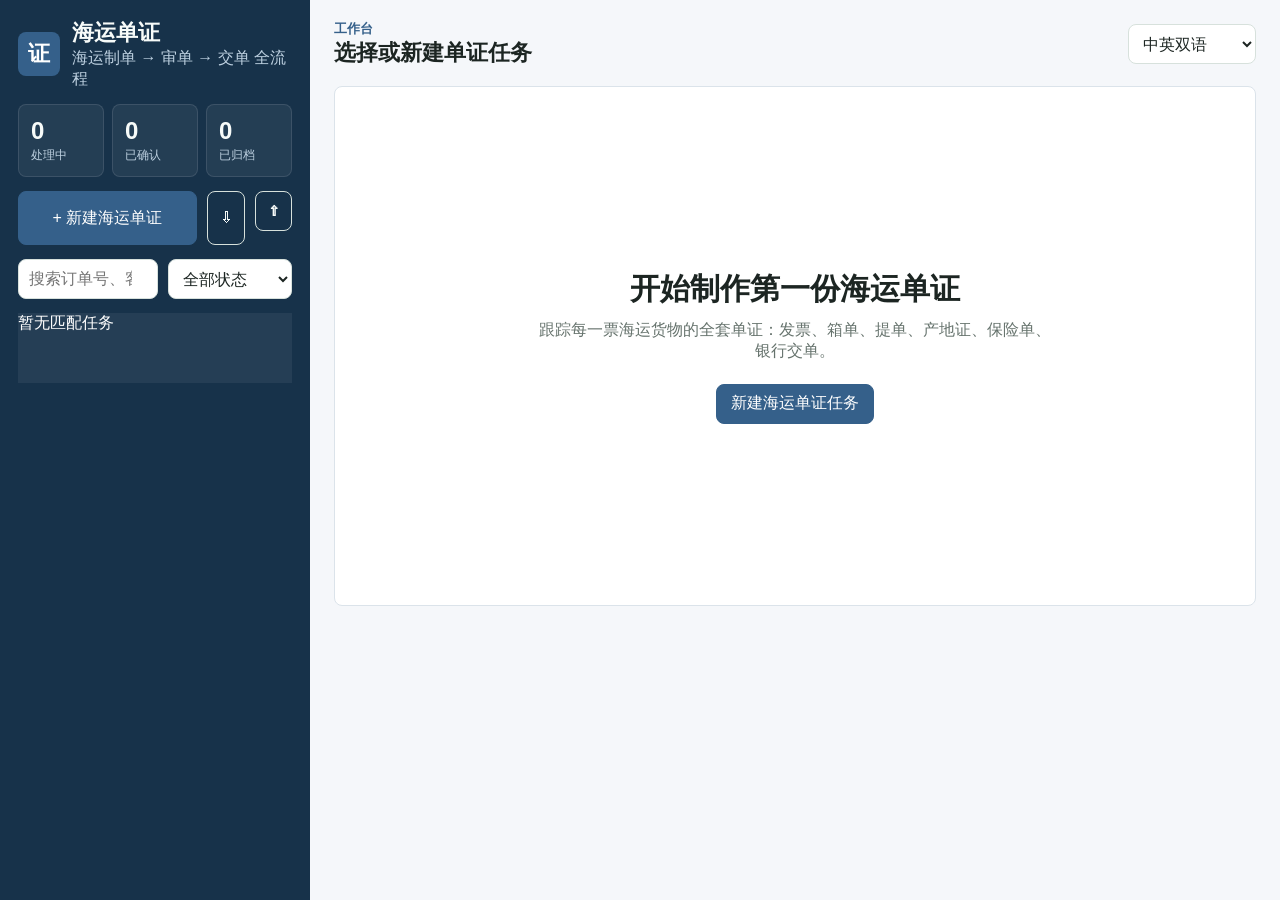
<file: docs.html>
<!doctype html>
<html lang="zh-CN">
<head>
<meta charset="utf-8" />
<meta name="viewport" content="width=device-width, initial-scale=1" />
<title>海运单证管理</title>
<link rel="stylesheet" href="./styles.min.css" />
<style>
:root { --ship-primary: #35608a; --ship-primary-dark: #244765; }
.docs-app-page { background:#f5f7fa; }
.docs-app-page .app-shell { grid-template-columns:310px 1fr; }
.docs-app-page .workspace { padding:20px 24px 28px; }
.docs-app-page .panel { box-shadow:none; border-color:#dbe3ea; }
.brand-mark { background: var(--ship-primary) !important; }
.sidebar { background: #17324a !important; gap:14px; padding:18px; }
.sidebar .order-item.active, .sidebar .order-item:hover { background: rgba(53,96,138,0.45) !important; }
.sidebar .brand p, .sidebar .order-item small, .sidebar .order-meta { color: #bdd0e0 !important; }
.sidebar .metric span { color: #bdd0e0 !important; }
.primary { border-color: var(--ship-primary) !important; background: var(--ship-primary) !important; }
.primary:hover { background: var(--ship-primary-dark) !important; }
input:focus, select:focus, textarea:focus { border-color: var(--ship-primary) !important; box-shadow: 0 0 0 3px rgba(53,96,138,0.12) !important; }
.chain-node.done .node-dot, .chain-node.current .node-dot, .chain-node.checked .node-dot { background: var(--ship-primary) !important; }
.chain-node.current { border-color: var(--ship-primary) !important; box-shadow: 0 0 0 2px rgba(53,96,138,0.14) !important; }
.chain-node.done { border-color: rgba(53,96,138,0.42) !important; background: #f2f7fb !important; }
.eyebrow { color: var(--ship-primary) !important; }
#saveHint { color: var(--ship-primary) !important; }
.node-badge { color: var(--ship-primary-dark) !important; }
.follow-grid strong { color: var(--ship-primary-dark) !important; }
.docs-app-page .topbar h2 { font-size:22px; }
.docs-app-page .content-grid { grid-template-columns:minmax(520px,1fr) 360px; gap:14px; min-width:0; }
.docs-app-page .flow-panel { padding:16px; min-width:0; overflow:hidden; }
.docs-app-page .flow-panel, .docs-app-page .activity-panel { grid-column:span 2; }
.docs-app-page .progress-chain { grid-template-columns:repeat(14, 138px); width:100%; max-width:100%; scroll-behavior:smooth; transition:gap .24s ease; }
.docs-app-page .chain-node { min-height:112px; padding:9px; background:#fff; transition:min-height .24s ease,padding .24s ease,box-shadow .2s ease,border-color .2s ease; }
.docs-app-page[data-lang="zh"] .progress-chain { grid-template-columns:repeat(14, 148px); gap:10px; }
.docs-app-page[data-lang="en"] .progress-chain { grid-template-columns:repeat(14, 180px); gap:14px; }
.docs-app-page[data-lang="bilingual"] .progress-chain { grid-template-columns:repeat(14, 224px); gap:16px; }
.docs-app-page[data-lang="en"] .chain-node, .docs-app-page[data-lang="bilingual"] .chain-node { min-height:132px; }
.docs-app-page .node-dot { width:26px; height:26px; font-size:13px; }
.docs-app-page .node-name { font-size:13px; }
.docs-app-page .reminder-panel { grid-column:2; grid-row:2; grid-template-columns:1fr; }
.docs-app-page .reminder-panel > .section-title, .docs-app-page .reminder-panel > .reminder-list, .docs-app-page .reminder-panel > .follow-summary { grid-column:auto; grid-row:auto; }
.docs-app-page .reminder-panel > .follow-summary { border-top:1px solid var(--line); margin-top:14px; padding-top:14px; }
.docs-app-page .doc-work-panel { grid-column:2; grid-row:3; padding:20px; }
.topbar-actions { display:flex; align-items:center; gap:10px; }
.topbar-actions select { width:128px; }
.milestone-bar { display: flex; gap: 0; margin-bottom: 12px; border-radius: 8px; overflow: hidden; height: 8px; background: var(--surface-soft); }
.milestone-done { background: var(--ship-primary); height: 100%; transition: width 0.3s; }
.doc-priority { display: inline-flex; align-items: center; gap: 4px; font-size: 10px; padding: 2px 7px; border-radius: 99px; font-weight: 600; }
.doc-priority.urgent { background: #ffe8e8; color: var(--danger); }
.doc-priority.important { background: #fff2d8; color: var(--warning); }
.doc-priority.normal { background: #e6f7ee; color: #1f8c5c; }
.chain-link { display: inline-block; font-size: 11px; color: var(--muted); margin-left: 4px; }
.doc-check-grid { display: grid; grid-template-columns: repeat(2, 1fr); gap: 6px; }
.doc-check-item { display: flex; align-items: center; gap: 8px; padding: 8px 10px; border: 1px solid var(--line); border-radius: 6px; background: #fbfdfc; }
.doc-check-item input[type=checkbox] { width: 32px; height: 32px; min-height: 32px; flex:0 0 32px; accent-color: var(--ship-primary); cursor: pointer; }
.doc-check-item .doc-label { font-size: 13px; }
.doc-check-item .doc-badge { font-size: 9px; padding: 2px 6px; border-radius: 99px; margin-left: auto; white-space: nowrap; }
.doc-check-item .doc-badge.ok { background: #f0e6f7; color: var(--ship-primary); }
.doc-check-item .doc-badge.wait { background: #fff2d8; color: var(--warning); }
.consistency-grid { display:grid; gap:8px; }
.consistency-grid article { border:1px solid var(--line); border-radius:8px; padding:10px; display:grid; gap:4px; background:#fbfdfc; }
.consistency-grid article.ok { border-color:#b9decf; background:#f4fbf7; }
.consistency-grid article.warn { border-color:#edd8a8; background:#fffaf0; }
.consistency-grid span, .glossary-grid span { color:var(--muted); line-height:1.4; }
.glossary-title { margin-top:18px; }
.glossary-grid { display:grid; gap:8px; }
.glossary-grid span { border:1px solid var(--line); border-radius:999px; padding:7px 10px; background:#fbfdfc; font-size:12px; }
.glossary-grid strong { margin-right:6px; color:var(--ship-primary-dark); }
@media (max-width:1200px) { .docs-app-page .content-grid { grid-template-columns:1fr; } .docs-app-page .flow-panel, .docs-app-page .activity-panel, .docs-app-page .reminder-panel, .docs-app-page .doc-work-panel { grid-column:auto; grid-row:auto; } }
@media (max-width:980px) { .docs-app-page .app-shell { grid-template-columns:1fr; } .docs-app-page .workspace, .sidebar { padding:16px; } }
@media (max-width:1100px) { .doc-check-grid { grid-template-columns: 1fr; } }
@media (max-width:760px) {
  .docs-app-page .content-grid { grid-template-columns:minmax(0,1fr); min-width:0; }
  .docs-app-page .topbar-actions { width:100%; flex-wrap:wrap; }
  .docs-app-page .topbar-actions > * { flex:1 1 140px; }
}
</style>
</head>
<body class="docs-app-page">
<main class="app-shell">
  <aside class="sidebar">
    <div class="brand">
      <div class="brand-mark">证</div>
      <div><h1>海运单证</h1><p>海运制单 → 审单 → 交单 全流程</p></div>
    </div>
    <div class="metrics" id="metrics"></div>
    <div class="toolbar">
      <button class="primary" id="newBtn" type="button">+ 新建海运单证</button>
      <button class="ghost" id="exportBtn" type="button" title="导出数据">⇩</button>
      <label class="ghost file-action" title="导入数据">⇧<input id="importInput" type="file" accept="application/json" /></label>
    </div>
    <div class="filters">
      <input id="searchInput" type="search" placeholder="搜索订单号、客户、提单号" />
      <select id="statusFilter"><option value="">全部状态</option></select>
    </div>
    <div class="order-list" id="docList"></div>
  </aside>

  <section class="workspace">
    <header class="topbar">
      <div>
        <p class="eyebrow">工作台</p>
        <h2 id="pageTitle">选择或新建海运单证任务</h2>
      </div>
      <button class="danger ghost hidden" id="deleteBtn" type="button">删除任务</button>
    </header>

    <section class="panel empty-state" id="emptyState">
      <div><h2>开始制作第一份海运单证</h2><p>跟踪每一票海运货物的全套单证：发票、箱单、提单、产地证、保险单、银行交单。</p><button class="primary" id="emptyNewBtn" type="button">新建海运单证任务</button></div>
    </section>

    <section class="content-grid hidden" id="editorArea">
      <!-- Progress Chain -->
      <section class="panel flow-panel">
        <div class="section-title"><h3>海运单证流程</h3><span id="stepProgress"></span></div>
        <div class="milestone-bar"><div class="milestone-done" id="milestoneDone" style="width:0%"></div></div>
        <div class="progress-chain" id="progressChain"></div>
        <div class="node-editor" id="nodeEditor">
          <div><strong id="nodeNoteTitle">步骤备注</strong><p id="nodeNoteMeta"></p></div>
          <label>操作备注<textarea id="nodeNoteText" rows="3" placeholder="记录该步骤的单证详情、问题、客户要求等"></textarea></label>
          <div class="alarm-picker">
            <label>月<select id="nodeReminderMonth"></select></label><label>日<select id="nodeReminderDay"></select></label>
            <label>时<select id="nodeReminderHour"></select></label><label>分<select id="nodeReminderMinute"></select></label>
          </div>
          <div class="node-actions"><button class="secondary" id="clearNodeReminderBtn" type="button">清除提醒</button><button class="primary" id="saveNodeNoteBtn" type="button">保存步骤</button></div>
        </div>
      </section>

      <!-- Reminders + Summary -->
      <section class="panel reminder-panel">
        <div class="section-title"><h3>提醒</h3><span id="reminderCount"></span></div>
        <div class="reminder-list" id="reminderList"></div>
        <div class="follow-summary" id="followSummary"></div>
      </section>

      <!-- Task Form - Basic Info -->
      <form class="panel order-form" id="taskForm">
        <div class="section-title"><h3>海运单证任务信息</h3><span id="lastUpdated"></span></div>
        <div class="form-grid">
          <label>订单号/合同号<input id="fRef" required autocomplete="off" placeholder="例如 PI-2026-001" /></label>
          <label>状态<select id="fStatus"></select></label>
          <label>客户<input id="fCustomer" autocomplete="off" placeholder="客户/公司名称" /></label>
          <label>产品/品名<input id="fProduct" autocomplete="off" placeholder="中英文品名" /></label>
          <label>发票号<input id="fInvoiceNo" autocomplete="off" placeholder="例如 INV-2026-001" /></label>
          <label>发票金额<input id="fInvoiceAmt" autocomplete="off" placeholder="例如 USD 12,500" /></label>
          <label>提单号<input id="fBlNo" autocomplete="off" placeholder="例如 BL-123456" /></label>
          <label>提单类型<select id="fBlType"><option value="original">正本提单</option><option value="telex">电放 Telex Release</option><option value="seaway">海运单 Sea Waybill</option></select></label>
          <label>信用证号 (L/C)<input id="fLcNo" autocomplete="off" placeholder="如为L/C结算" /></label>
          <label>L/C有效期<input id="fLcExpiry" type="date" /></label>
          <label>交单银行<input id="fBank" autocomplete="off" placeholder="例如 HSBC CN" /></label>
          <label>交单期限<input id="fDeadline" type="date" /></label>
          <label style="grid-column:span 2;">备注<textarea id="fNotes" rows="2" placeholder="客户特殊单证要求、信用证条款注意事项等"></textarea></label>
        </div>
        <div class="form-actions"><button class="primary" type="submit">保存修改</button><span id="saveHint"></span></div>
      </form>

      <!-- Document Info Panel -->
      <section class="panel" style="padding:20px;">
        <div class="section-title"><h3>单证详细信息</h3><span>各类型单证的具体编号和状态</span></div>
        <div class="form-grid" style="grid-template-columns:repeat(2,1fr);">
          <label>产地证类型<select id="fCooType"><option value="">无需产地证</option><option value="CO">一般原产地证 CO</option><option value="FORM A">FORM A 普惠制产地证</option><option value="FORM B">FORM B 亚太产地证</option><option value="FORM E">FORM E 中国-东盟</option><option value="FORM F">FORM F 中国-智利</option><option value="FORM P">FORM P 中国-巴基斯坦</option><option value="FORM R">FORM R 中国-秘鲁</option><option value="RCEP">RCEP 原产地证</option></select></label>
          <label>产地证编号<input id="fCooNo" autocomplete="off" placeholder="产地证证书编号" /></label>
          <label>保险单号<input id="fInsurance" autocomplete="off" placeholder="保险单号 / 保险公司" /></label>
          <label>保险金额/险别<input id="fInsuranceDetail" autocomplete="off" placeholder="例如 110%发票金额 / 一切险" /></label>
          <label>检验证书类型<select id="fInspectionType"><option value="">无需检验</option><option value="SGS">SGS 检验证书</option><option value="BV">BV 必维检验证书</option><option value="CCIC">CCIC 中检证书</option><option value="CIQ">CIQ 出入境检验检疫</option><option value="Other">其他第三方检验</option></select></label>
          <label>检验证书编号<input id="fInspectionNo" autocomplete="off" placeholder="检验证书编号" /></label>
          <label>熏蒸/植检证书<input id="fFumigation" autocomplete="off" placeholder="熏蒸证书编号 (木质包装)" /></label>
          <label>重量证书<input id="fWeightCert" autocomplete="off" placeholder="重量证书编号 (SGS/BV)" /></label>
          <label>船公司证明<select id="fCarrierCert"><option value="">无需</option><option value="age">船龄证明</option><option value="flag">船籍证明</option><option value="blacklist">黑名单证明</option><option value="israel">非以色列船舶证明</option></select></label>
          <label>证明编号/日期<input id="fCarrierCertNo" autocomplete="off" placeholder="船公司证明编号或日期" /></label>
          <label>使馆认证类型<select id="fEmbassyCert"><option value="">无需认证</option><option value="invoice">发票认证</option><option value="coo">产地证认证</option><option value="both">发票+产地证认证</option></select></label>
          <label>认证国家/使馆<input id="fEmbassyCountry" autocomplete="off" placeholder="例如 埃及/阿根廷/沙特" /></label>
          <label>报关单号<input id="fDeclNo" autocomplete="off" placeholder="海关报关单号" /></label>
          <label>核销单号<input id="fVerifyNo" autocomplete="off" placeholder="外汇核销单号" /></label>
          <label>汇票编号/金额<input id="fDraft" autocomplete="off" placeholder="汇票号 / 金额" /></label>
          <label>快递单号<input id="fCourierNo" autocomplete="off" placeholder="寄送正本文件的快递号" /></label>
          <label style="grid-column:span 2;">特殊单证备注<textarea id="fDocNotes" rows="2" placeholder="客户额外要求的特殊单证、格式要求等"></textarea></label>
        </div>
        <div class="form-actions"><button class="primary" id="saveDocInfoBtn" type="button">保存单证信息</button><span id="docSaveHint" style="color:var(--ship-primary);font-size:13px;"></span></div>
      </section>

      <!-- Document Checklist -->
      <section class="panel" style="padding:20px;">
        <div class="section-title"><h3>单证清单核对</h3><span id="docCheckProgress"></span></div>
        <div class="doc-check-grid" id="docCheckGrid"></div>
      </section>

      <!-- Issues -->
      <section class="panel issue-panel">
        <div class="section-title"><h3>问题记录</h3><span id="issueCount"></span></div>
        <form class="issue-form" id="issueForm"><textarea id="issueText" rows="3" placeholder="记录单证不符、数据错误、客户修改要求等问题"></textarea><div class="issue-controls"><select id="issueSeverity"><option value="一般">一般</option><option value="重要">重要</option><option value="紧急">紧急</option></select><button class="secondary" type="submit">添加问题</button></div></form>
        <div class="issue-list" id="issueList"></div>
      </section>

      <!-- Contacts -->
      <section class="panel contact-panel">
        <div class="section-title"><h3>联系方式</h3><span id="contactCount"></span></div>
        <form class="contact-form" id="contactForm"><div class="contact-grid">
          <label>类型<select id="contactRole"><option value="客户">客户</option><option value="货代">货代</option><option value="船公司">船公司</option><option value="报关行">报关行</option><option value="银行">银行</option><option value="商会/贸促会">商会/贸促会</option><option value="保险公司">保险公司</option><option value="检验机构">检验机构</option><option value="其他">其他</option></select></label>
          <label>姓名/备注<input id="contactNote" autocomplete="off" placeholder="联系人姓名和备注" /></label>
          <label>电话<input id="contactPhone" autocomplete="off" inputmode="tel" placeholder="例如 13800000000" /></label>
          <label>邮箱<input id="contactEmail" autocomplete="off" inputmode="email" placeholder="name@example.com" /></label>
        </div><button class="secondary" type="submit">添加联系人</button></form>
        <div class="contact-list" id="contactList"></div>
      </section>

      <!-- Activity Log -->
      <section class="panel activity-panel"><div class="section-title"><h3>更新记录</h3><span id="activityCount"></span></div><div class="activity-list" id="activityList"></div></section>
    </section>
  </section>
</main>

<template id="itemTemplate">
  <button class="order-item" type="button"><span class="order-main"><strong></strong><small></small><span style="font-size:10px;margin-top:2px;display:flex;gap:8px;"></span></span><span class="order-meta"></span></button>
</template>
<template id="issueTemplate">
  <article class="issue-item"><div><span class="severity"></span><p></p><small></small></div><div class="issue-actions"><button class="ghost close-issue" type="button" title="解决/重开">✓</button><button class="ghost delete-issue" type="button" title="删除问题">×</button></div></article>
</template>

<script src="./docs-data.min.js"></script>
<script src="./docs.min.js"></script>

</body>
</html>
</file>
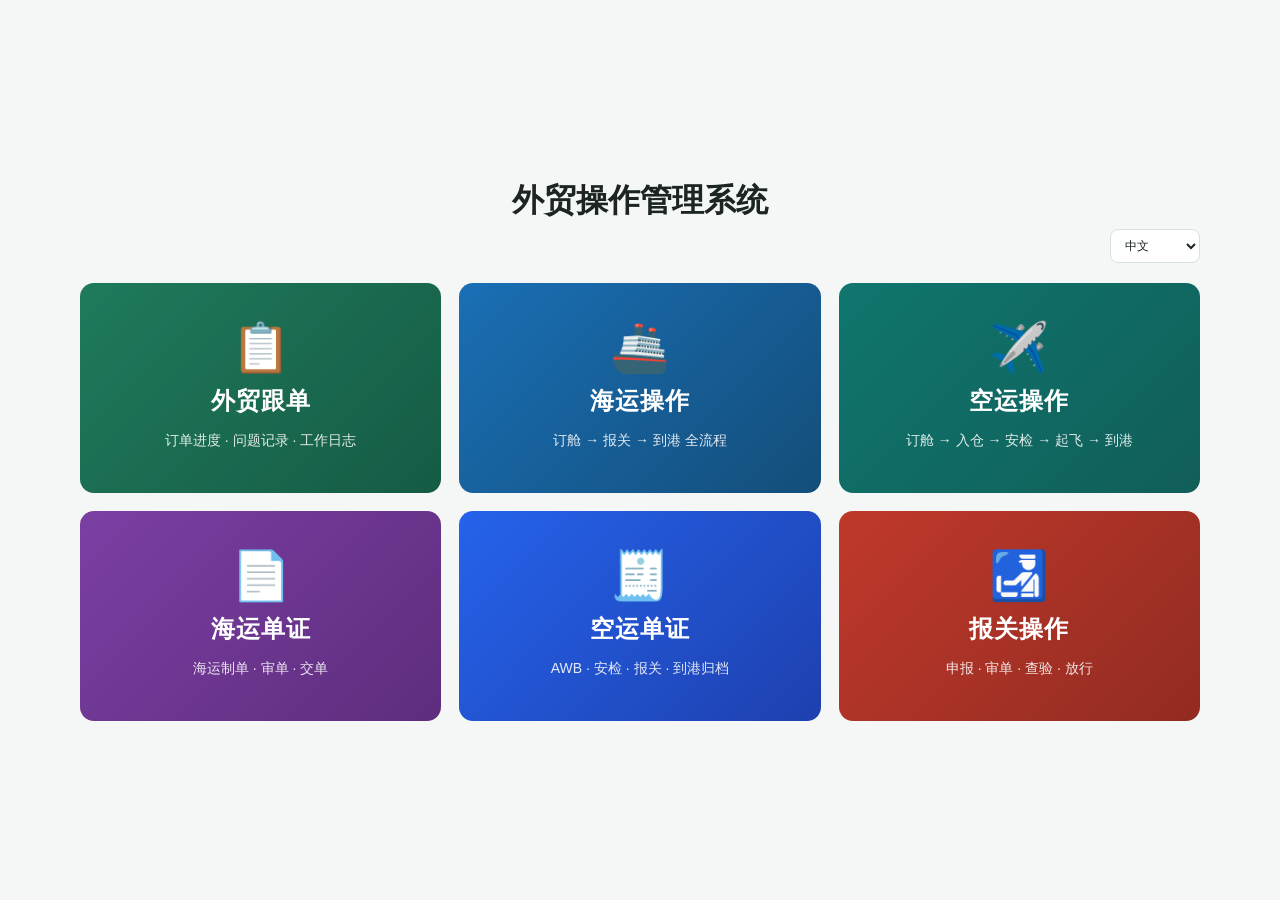
<file: nav.html>
<!doctype html>
<html lang="zh-CN">
<head>
<meta charset="utf-8" />
<meta name="viewport" content="width=device-width, initial-scale=1" />
<title>外贸操作导航</title>
<style>
*{margin:0;padding:0;box-sizing:border-box}
html{-webkit-text-size-adjust:100%;text-size-adjust:100%}
body{font-family:"Microsoft YaHei","PingFang SC",sans-serif;background:#f4f7f6;min-height:100vh;min-height:100svh;display:grid;place-items:center;padding:28px}
.nav-container{width:min(100%,1120px)}
.nav-top{position:relative;margin-bottom:20px;text-align:center}
h1{font-size:32px;color:#1c2522;margin-bottom:9px;line-height:1.25}
.sub{color:#66736d;font-size:15px}
.lang-wrap{display:flex;align-items:center;justify-content:flex-end;gap:8px;color:#66736d;font-size:12px}
.lang-wrap select{height:34px;border:1px solid #d8e1dd;border-radius:8px;background:#fff;color:#1c2522;padding:0 10px;font:inherit}
.nav-grid{display:grid;grid-template-columns:repeat(3,minmax(0,1fr));gap:18px}
.nav-card{display:flex;flex-direction:column;align-items:center;justify-content:center;gap:14px;padding:40px 24px;border-radius:14px;text-decoration:none;color:#fff;transition:transform .2s,box-shadow .2s;min-height:210px;text-align:center}
.nav-card:hover{transform:translateY(-3px);box-shadow:0 12px 32px rgba(0,0,0,.18)}
.icon{font-size:48px;font-weight:800;line-height:1}
.title{font-size:24px;font-weight:700;letter-spacing:1px;line-height:1.25}
.desc{font-size:14px;opacity:.88;line-height:1.55;max-width:18em}
.card-trade{background:linear-gradient(135deg,#1f7a5c,#155b45)}
.card-shipping{background:linear-gradient(135deg,#1a6fb5,#134e7a)}
.card-air{background:linear-gradient(135deg,#0f766e,#115e59)}
.card-docs{background:linear-gradient(135deg,#7b3fa3,#5e2d7e)}
.card-air-docs{background:linear-gradient(135deg,#2563eb,#1e40af)}
.card-customs{background:linear-gradient(135deg,#c0392b,#922b21)}
@media (min-width:1440px){.nav-container{width:min(100%,1220px)}.nav-card{min-height:224px;padding:46px 28px}.icon{font-size:52px}}
@media (max-width:980px){body{align-items:start;padding:24px}.nav-container{width:100%}.nav-grid{grid-template-columns:1fr 1fr}.lang-wrap{justify-content:center}.nav-card{min-height:196px}}
@media (max-width:620px){body{padding:18px}.nav-grid{grid-template-columns:1fr;gap:14px}.nav-top{margin-bottom:18px}h1{font-size:28px}.sub{font-size:14px}.nav-card{min-height:158px;padding:28px 18px}.icon{font-size:40px}.title{font-size:22px}.desc{font-size:13px}}
</style>
</head>
<body>
<div class="nav-container">
  <div class="nav-top">
    <h1>外贸操作管理系统</h1>
    <label class="lang-wrap">
      <select id="navLang">
        <option value="zh">中文</option>
        <option value="en">English</option>
        <option value="bilingual">中英双语</option>
      </select>
    </label>
  </div>
  <div class="nav-grid">
    <a class="nav-card card-trade" href="./index.html"><span class="icon">📋</span><span class="title" data-i18n-zh="外贸跟单" data-i18n-en="Order Follow-up">外贸跟单</span><span class="desc" data-i18n-zh="订单进度 · 问题记录 · 工作日志" data-i18n-en="Progress · Issues · Work Log">订单进度 · 问题记录 · 工作日志</span></a>
    <a class="nav-card card-shipping" href="./shipping.html"><span class="icon">🚢</span><span class="title" data-i18n-zh="海运操作" data-i18n-en="Ocean Freight">海运操作</span><span class="desc" data-i18n-zh="订舱 → 报关 → 到港 全流程" data-i18n-en="Booking → Customs → Arrival">订舱 → 报关 → 到港 全流程</span></a>
    <a class="nav-card card-air" href="./air.html"><span class="icon">✈️</span><span class="title" data-i18n-zh="空运操作" data-i18n-en="Air Freight">空运操作</span><span class="desc" data-i18n-zh="订舱 → 入仓 → 安检 → 起飞 → 到港" data-i18n-en="Booking → Warehouse → Screening → Arrival">订舱 → 入仓 → 安检 → 起飞 → 到港</span></a>
    <a class="nav-card card-docs" href="./docs.html"><span class="icon">📄</span><span class="title" data-i18n-zh="海运单证" data-i18n-en="Ocean Docs">海运单证</span><span class="desc" data-i18n-zh="海运制单 · 审单 · 交单" data-i18n-en="Draft · Review · Presentation">海运制单 · 审单 · 交单</span></a>
    <a class="nav-card card-air-docs" href="./air-docs.html"><span class="icon">🧾</span><span class="title" data-i18n-zh="空运单证" data-i18n-en="Air Docs">空运单证</span><span class="desc" data-i18n-zh="AWB · 安检 · 报关 · 到港归档" data-i18n-en="AWB · Screening · Customs · Filing">AWB · 安检 · 报关 · 到港归档</span></a>
    <a class="nav-card card-customs" href="./customs.html"><span class="icon">🛃</span><span class="title" data-i18n-zh="报关操作" data-i18n-en="Customs">报关操作</span><span class="desc" data-i18n-zh="申报 · 审单 · 查验 · 放行" data-i18n-en="Declare · Review · Inspect · Release">申报 · 审单 · 查验 · 放行</span></a>
  </div>
</div>

<script>
(function () {
  const key = "foreignTradeTracker.langMode.v1";
  const select = document.querySelector("#navLang");
  select.value = localStorage.getItem(key) || "zh";
  function textFor(el, lang) {
    const zh = el.dataset.i18nZh || "";
    const en = el.dataset.i18nEn || zh;
    if (lang === "zh") return zh;
    if (lang === "en") return en;
    return zh + " / " + en;
  }
  function apply(lang) {
    document.documentElement.lang = lang === "en" ? "en" : "zh-CN";
    document.querySelectorAll("[data-i18n-zh]").forEach((el) => { el.textContent = textFor(el, lang); });
  }
  select.addEventListener("change", () => {
    localStorage.setItem(key, select.value);
    apply(select.value);
  });
  apply(select.value);
})();
</script>
</body>
</html>
</file>
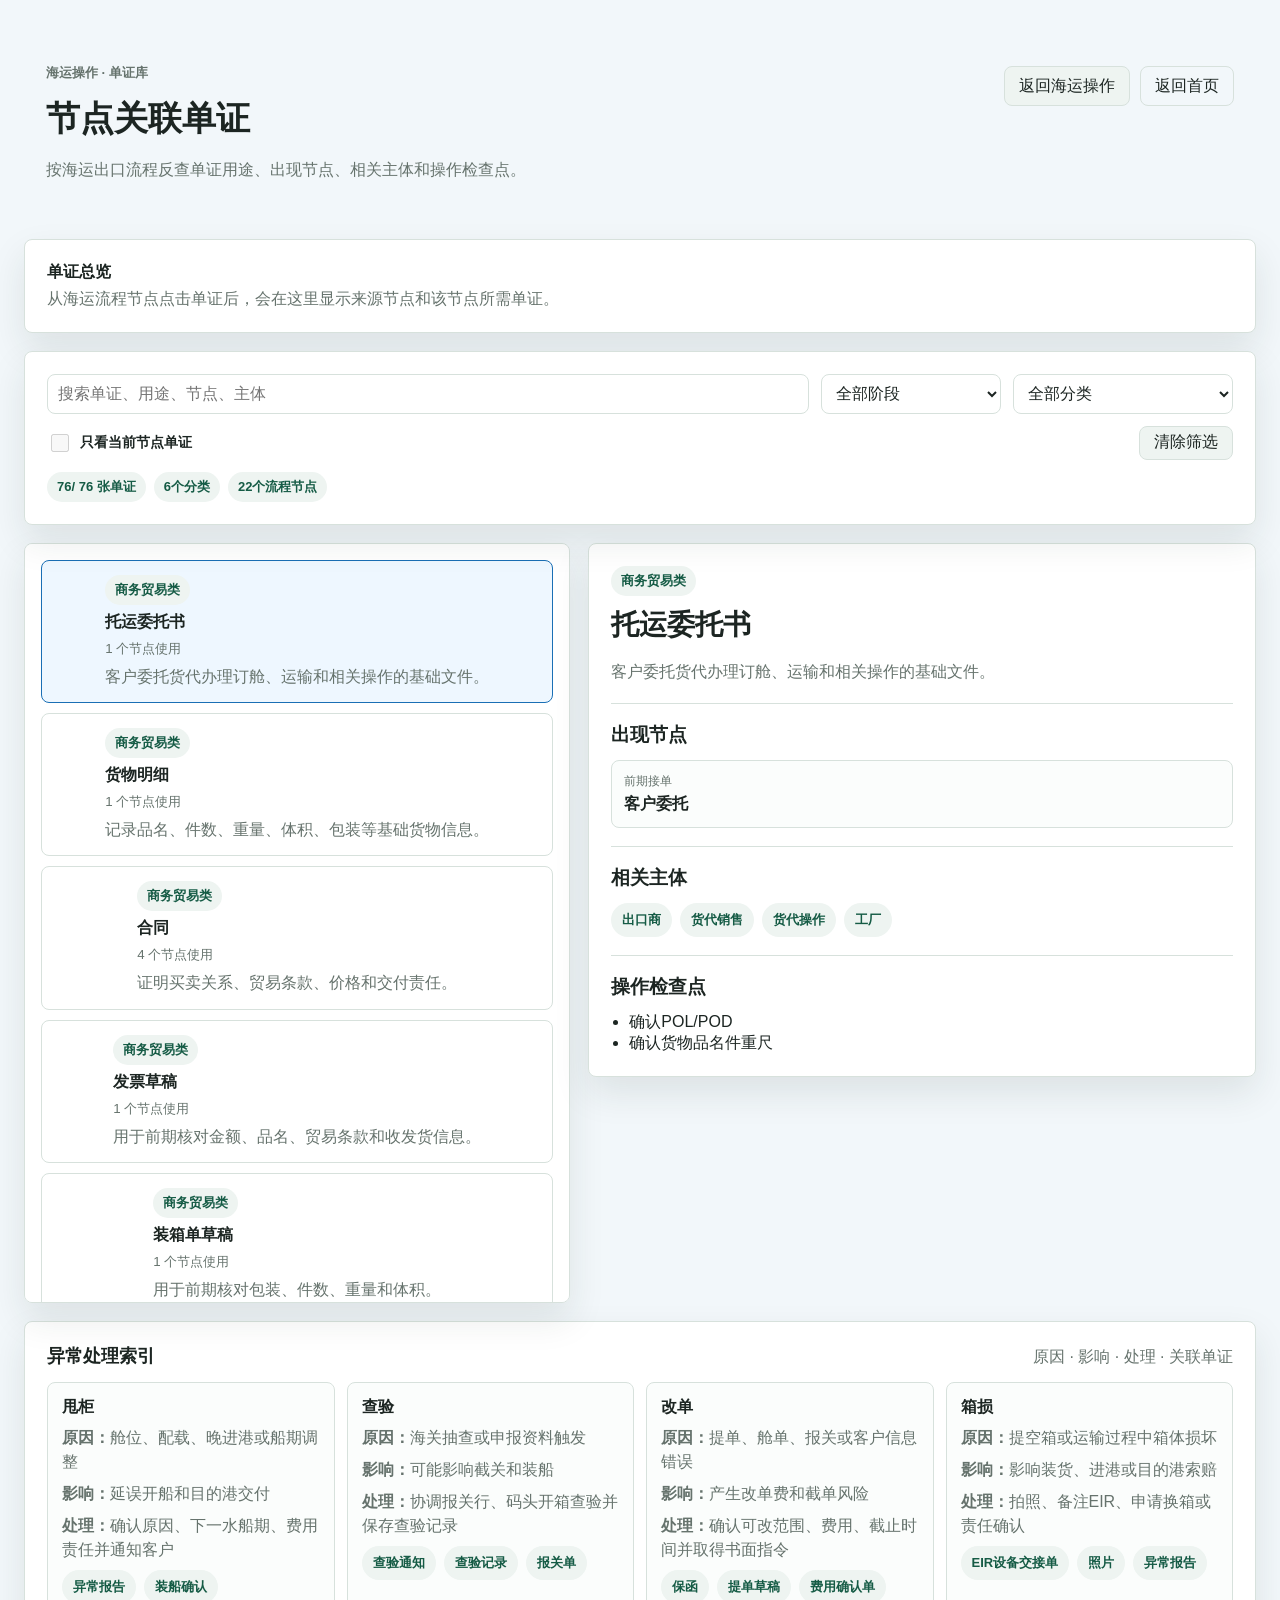
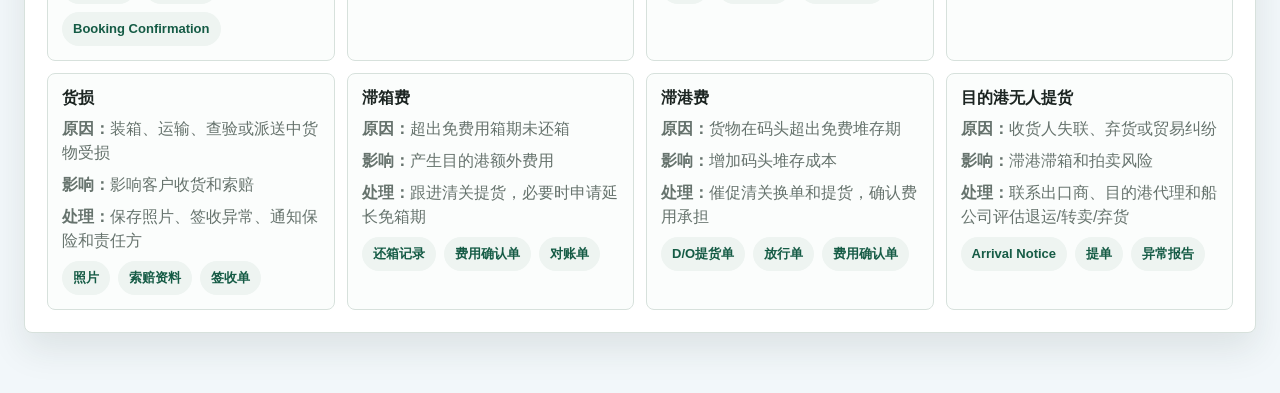
<file: shipping-documents.html>
<!doctype html>
<html lang="zh-CN">
<head>
<meta charset="utf-8" />
<meta name="viewport" content="width=device-width, initial-scale=1" />
<title>海运单证库</title>
<link rel="stylesheet" href="./styles.min.css" />
</head>
<body class="shipping-doc-page">
<main class="doc-library-shell">
  <header class="doc-library-hero">
    <div>
      <p class="eyebrow">海运操作 · 单证库</p>
      <h1>节点关联单证</h1>
      <p>按海运出口流程反查单证用途、出现节点、相关主体和操作检查点。</p>
    </div>
    <div class="doc-hero-actions">
      <a class="secondary doc-nav-button" href="./shipping.html">返回海运操作</a>
      <a class="ghost doc-nav-button" href="./nav.html">返回首页</a>
    </div>
  </header>

  <section class="panel doc-context-panel" id="nodeContext"></section>

  <section class="panel doc-library-toolbar">
    <div class="doc-search-row">
      <input id="docSearch" type="search" placeholder="搜索单证、用途、节点、主体" />
      <select id="stageFilter"><option value="">全部阶段</option></select>
      <select id="categoryFilter"><option value="">全部分类</option></select>
    </div>
    <div class="doc-filter-row">
      <label class="doc-filter-toggle"><input id="nodeOnlyFilter" type="checkbox" /> 只看当前节点单证</label>
      <button class="secondary doc-reset-button" id="resetFilters" type="button">清除筛选</button>
    </div>
    <div class="doc-library-stats" id="docStats"></div>
  </section>

  <section class="doc-library-grid">
    <div class="panel doc-card-list" id="docList"></div>
    <article class="panel doc-detail-panel" id="docDetail"></article>
  </section>

  <section class="panel exception-library">
    <div class="section-title"><h3>异常处理索引</h3><span>原因 · 影响 · 处理 · 关联单证</span></div>
    <div class="exception-grid" id="exceptionGrid"></div>
  </section>
</main>

<script src="./shipping-data.min.js"></script>
<script src="./shipping-documents.min.js"></script>
</body>
</html>
</file>
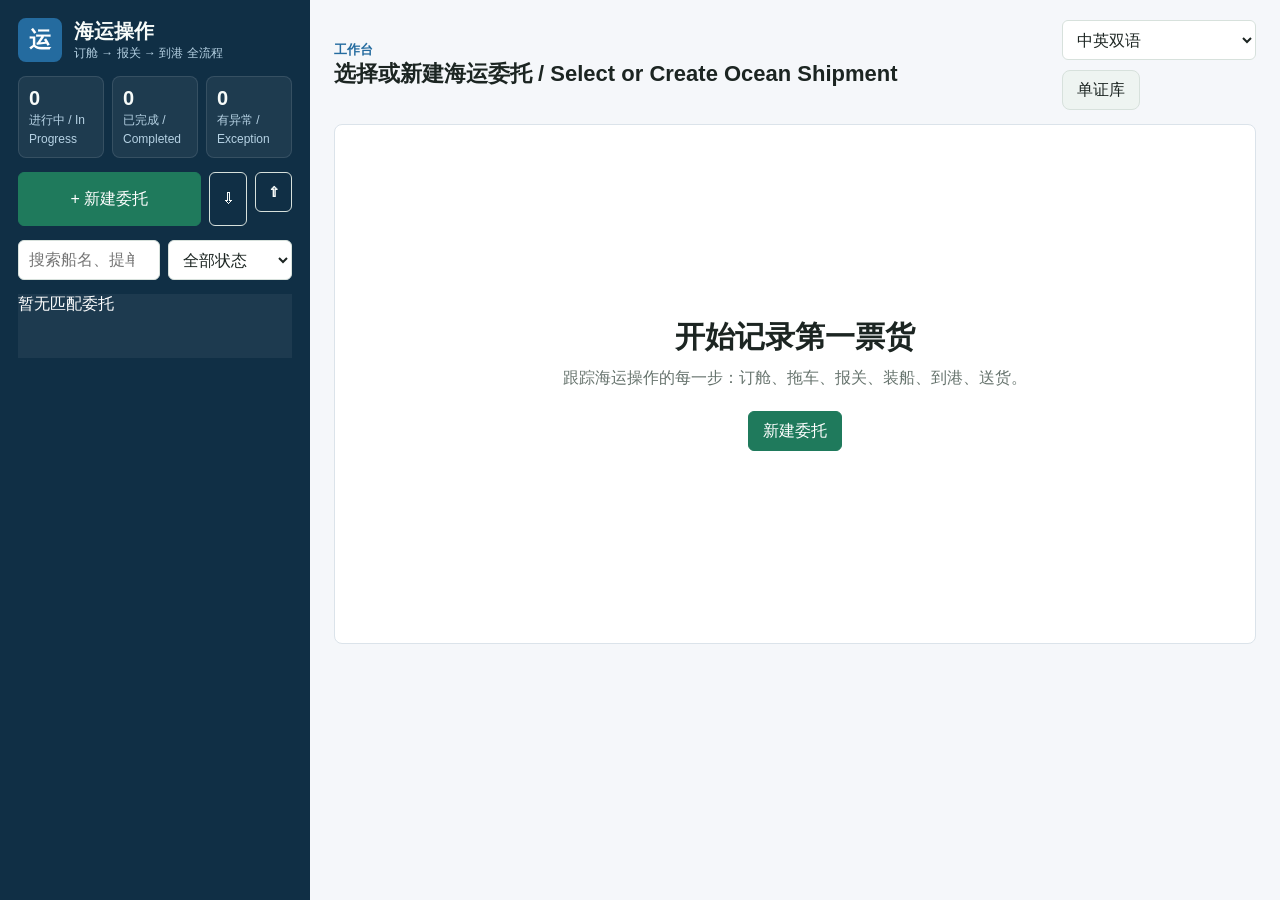
<file: shipping.html>
<!doctype html>
<html lang="zh-CN">
<head>
<meta charset="utf-8" />
<meta name="viewport" content="width=device-width, initial-scale=1" />
<title>海运操作管理</title>
<link rel="stylesheet" href="./styles.min.css" />
<style>
/* Shipping-specific overrides */
.shipping-app-page { background:#f5f7fa; }
.shipping-app-page .app-shell { grid-template-columns: 310px 1fr; }
.shipping-app-page .workspace { padding: 20px 24px 28px; }
.shipping-app-page .panel { box-shadow:none; border-color:#dbe3ea; }
.shipping-app-page .topbar { margin-bottom: 14px; }
.shipping-app-page .topbar h2 { font-size: 22px; font-weight: 800; }
.shipping-app-page .eyebrow { color:#246b9f; }
.ship-brand-mark { background: #246b9f; }
.ship-sidebar { gap: 14px; padding: 18px; background: #102f45; }
.ship-sidebar .brand h1 { font-size: 20px; }
.ship-sidebar .brand p { font-size: 12px; }
.ship-sidebar .order-item { min-height: 64px; border-color:rgba(255,255,255,.1); background:rgba(255,255,255,.055); }
.ship-sidebar .order-item.active, .ship-sidebar .order-item:hover { background: rgba(36,107,159,0.42); }
.ship-sidebar .brand p, .ship-sidebar .order-item small, .ship-sidebar .order-meta { color: #b6d2e4; }
.ship-sidebar .metric { padding: 10px; }
.ship-sidebar .metric strong { font-size: 20px; }
.ship-sidebar .metric span { color: #b6d2e4; }
.shipping-app-page .toolbar, .shipping-app-page .filters { gap:8px; }
.shipping-app-page button, .shipping-app-page .file-action, .shipping-app-page input, .shipping-app-page select, .shipping-app-page textarea { border-radius: 6px; }
.shipping-app-page .content-grid { grid-template-columns: minmax(520px, 1fr) 360px; gap: 14px; min-width:0; }
.shipping-app-page .order-form { grid-row: auto; }
.shipping-app-page .reminder-panel { grid-column: 2; grid-row: 2; grid-template-columns: 1fr; }
.shipping-app-page .reminder-panel > .section-title, .shipping-app-page .reminder-panel > .reminder-list, .shipping-app-page .reminder-panel > .follow-summary { grid-column: auto; grid-row: auto; }
.shipping-app-page .reminder-panel > .follow-summary { border-top:1px solid var(--line); margin-top:14px; padding-top:14px; }
.shipping-app-page .issue-panel, .shipping-app-page .contact-panel { grid-column:auto; }
.shipping-app-page .activity-panel { grid-column:span 2; }
.shipping-app-page .flow-panel { padding: 16px; min-width:0; overflow:hidden; }
.shipping-app-page .section-title h3 { font-size:16px; }
.shipping-app-page .progress-chain { display:grid; grid-template-columns:none; grid-auto-flow:column; grid-auto-columns:156px; gap:10px; scroll-behavior:smooth; transition:gap .24s ease; }
.order-item .sub-info { font-size: 10px; color: #9fc3df; margin-top: 2px; display: flex; gap: 8px; }
.node-summary { font-size: 11px; }
.chain-node.done .node-dot { background: #246b9f; }
.chain-node.current { border-color: #246b9f; box-shadow: 0 0 0 2px rgba(36,107,159,0.12); }
.shipping-app-page .chain-node { width:100%; min-height: 108px; padding: 9px; background:#fff; transition:width .24s ease,min-height .24s ease,padding .24s ease,box-shadow .2s ease,border-color .2s ease; }
.shipping-app-page .chain-node.done { background:#f1f7fb; }
.shipping-app-page .node-dot { width: 26px; height: 26px; font-size: 13px; }
.shipping-app-page .node-name { font-size: 13px; }
.shipping-app-page .node-badge { font-size: 10px; padding: 2px 6px; }
.shipping-app-page .node-editor { margin-top: 10px; }
.section-divider { border-top: 1px solid var(--line); padding-top: 16px; margin-top: 8px; }
.cost-table { width: 100%; border-collapse: collapse; font-size: 13px; }
.cost-table th { background: var(--surface-soft); padding: 8px 10px; text-align: left; font-size: 12px; color: var(--muted); border-bottom: 2px solid var(--line); }
.cost-table td { padding: 8px 10px; border-bottom: 1px solid var(--line); }
.cost-table .num { text-align: right; font-variant-numeric: tabular-nums; }
.cost-table tfoot td { font-weight: 700; color: var(--accent); border-top: 2px solid var(--line); }
.cost-table input, .cost-table select { min-height: 28px; font-size: 12px; padding: 4px 6px; background: transparent; border: none; color: var(--text); width: 100%; }
.cost-table input:focus, .cost-table select:focus { outline: none; }
.milestone-bar { display: flex; gap: 0; margin-bottom: 12px; border-radius: 8px; overflow: hidden; height: 8px; background: var(--surface-soft); }
.milestone-done { background: #246b9f; height: 100%; transition: width 0.3s; }
.milestone-problem { background: var(--danger); height: 100%; transition: width 0.3s; }
.shipping-app-page[data-lang="zh"] .progress-chain { grid-auto-columns:156px; gap:10px; }
.shipping-app-page[data-lang="en"] .progress-chain { grid-auto-columns:188px; gap:14px; }
.shipping-app-page[data-lang="bilingual"] .progress-chain { grid-auto-columns:230px; gap:16px; }
.shipping-app-page[data-lang="en"] .chain-node, .shipping-app-page[data-lang="bilingual"] .chain-node { min-height:132px; }
@media (max-width:1200px) {
  .shipping-app-page .content-grid { grid-template-columns: 1fr; }
  .shipping-app-page .reminder-panel, .shipping-app-page .activity-panel, .shipping-app-page .flow-panel { grid-column:auto; }
}
@media (max-width:980px) {
  .shipping-app-page .app-shell { grid-template-columns: 1fr; }
  .shipping-app-page .workspace, .ship-sidebar { padding:16px; }
}
@media (max-width:760px) {
  .shipping-app-page .content-grid { grid-template-columns:minmax(0,1fr); min-width:0; }
  .shipping-app-page .topbar-actions { width:100%; flex-wrap:wrap; }
  .shipping-app-page .topbar-actions > * { flex:1 1 140px; }
  .shipping-app-page .cost-panel { overflow-x:auto; }
}
</style>
</head>
<body class="shipping-app-page">
<main class="app-shell">
  <aside class="sidebar ship-sidebar">
    <div class="brand">
      <div class="brand-mark ship-brand-mark">运</div>
      <div><h1>海运操作</h1><p>订舱 → 报关 → 到港 全流程</p></div>
    </div>
    <div class="metrics" id="metrics"></div>
    <div class="toolbar">
      <button class="primary" id="newShipBtn" type="button">+ 新建委托</button>
      <button class="ghost" id="exportBtn" type="button" title="导出数据">⇩</button>
      <label class="ghost file-action" title="导入数据">⇧<input id="importInput" type="file" accept="application/json" /></label>
    </div>
    <div class="filters">
      <input id="searchInput" type="search" placeholder="搜索船名、提单号、起运港" />
      <select id="statusFilter"><option value="">全部状态</option></select>
    </div>
    <div class="order-list" id="shipList"></div>
  </aside>

  <section class="workspace">
    <header class="topbar">
      <div>
        <p class="eyebrow">工作台</p>
        <h2 id="pageTitle">选择或新建海运委托</h2>
      </div>
      <div class="topbar-actions">
        <a class="secondary doc-nav-button" href="./shipping-documents.html">单证库</a>
        <button class="danger ghost hidden" id="deleteShipBtn" type="button">删除委托</button>
      </div>
    </header>

    <section class="panel empty-state" id="emptyState">
      <div><h2>开始记录第一票货</h2><p>跟踪海运操作的每一步：订舱、拖车、报关、装船、到港、送货。</p><button class="primary" id="emptyNewShipBtn" type="button">新建委托</button></div>
    </section>

    <section class="content-grid hidden" id="editorArea">
      <!-- Progress Chain - top full width -->
      <section class="panel flow-panel shipping-workflow">
        <div class="section-title"><h3>海运操作流程</h3><span id="stepProgress"></span></div>
        <div class="milestone-bar"><div class="milestone-done" id="milestoneDone" style="width:0%"></div><div class="milestone-problem" id="milestoneProblem" style="width:0%"></div></div>
        <div class="progress-chain" id="progressChain"></div>
        <div class="node-editor" id="nodeEditor">
          <div><strong id="nodeNoteTitle">步骤备注</strong><p id="nodeNoteMeta"></p></div>
          <label>操作备注<textarea id="nodeNoteText" rows="3" placeholder="记录该步骤的操作详情、联系人、异常情况等"></textarea></label>
          <div class="alarm-picker">
            <label>月<select id="nodeReminderMonth"></select></label><label>日<select id="nodeReminderDay"></select></label>
            <label>时<select id="nodeReminderHour"></select></label><label>分<select id="nodeReminderMinute"></select></label>
          </div>
          <div class="node-actions"><button class="secondary" id="clearNodeReminderBtn" type="button">清除提醒</button><button class="primary" id="saveNodeNoteBtn" type="button">保存步骤</button></div>
        </div>
      </section>

      <!-- Reminders + Summary -->
      <section class="panel reminder-panel">
        <div class="section-title"><h3>提醒</h3><span id="reminderCount"></span></div>
        <div class="reminder-list" id="reminderList"></div>
        <div class="follow-summary" id="followSummary"></div>
      </section>

      <!-- Shipment Form - left column -->
      <form class="panel order-form" id="shipForm">
        <div class="section-title"><h3>委托信息</h3><span id="lastUpdated"></span></div>
        <div class="form-grid">
          <label>委托号/提单号<input id="fRef" required autocomplete="off" placeholder="例如 BL-2026-001" /></label>
          <label>状态<select id="fStatus"></select></label>
          <label>船公司<input id="fCarrier" autocomplete="off" placeholder="例如 MAERSK" /></label>
          <label>船名/航次<input id="fVessel" autocomplete="off" placeholder="例如 EVER GLOBE / 2518E" /></label>
          <label>起运港<input id="fPol" autocomplete="off" placeholder="例如 SHANGHAI" /></label>
          <label>目的港<input id="fPod" autocomplete="off" placeholder="例如 ROTTERDAM" /></label>
          <label>ETD 预计开船<input id="fEtd" type="date" /></label>
          <label>ETA 预计到港<input id="fEta" type="date" /></label>
          <label>SO号/订舱号<input id="fSoNo" autocomplete="off" placeholder="订舱确认号" /></label>
          <label>集装箱号<input id="fCntrNo" autocomplete="off" placeholder="例如 MSKU1234567" /></label>
          <label>箱型<select id="fCntrType"><option value="20GP">20GP</option><option value="40GP">40GP</option><option value="40HQ" selected>40HQ</option><option value="45HQ">45HQ</option><option value="LCL">拼箱 LCL</option></select></label>
          <label>封号<input id="fSealNo" autocomplete="off" placeholder="例如 ABC12345" /></label>
          <label>VGM (KGS)<input id="fVgm" type="number" step="0.1" placeholder="皮重+货重" /></label>
          <label>货代/代理<input id="fForwarder" autocomplete="off" placeholder="负责货代公司" /></label>
          <label>当前进度<select id="fStage"></select></label>
          <label>下一步<input id="fNextAction" autocomplete="off" placeholder="例如 等船公司放舱" /></label>
          <label style="grid-column:span 2;">备注<textarea id="fNotes" rows="3" placeholder="特殊要求、注意事项等"></textarea></label>
        </div>
        <div class="form-actions"><button class="primary" type="submit">保存修改</button><span id="saveHint"></span></div>
      </form>

      <!-- Issues -->
      <section class="panel issue-panel">
        <div class="section-title"><h3>问题记录</h3><span id="issueCount"></span></div>
        <form class="issue-form" id="issueForm"><textarea id="issueText" rows="3" placeholder="记录异常、延误、破损、单证等问题"></textarea><div class="issue-controls"><select id="issueSeverity"><option value="一般">一般</option><option value="重要">重要</option><option value="紧急">紧急</option></select><button class="secondary" type="submit">添加问题</button></div></form>
        <div class="issue-list" id="issueList"></div>
      </section>

      <!-- Contacts -->
      <section class="panel contact-panel">
        <div class="section-title"><h3>联系方式</h3><span id="contactCount"></span></div>
        <form class="contact-form" id="contactForm"><div class="contact-grid">
          <label>类型<select id="contactRole"><option value="船公司">船公司</option><option value="货代">货代</option><option value="报关行">报关行</option><option value="拖车">拖车行</option><option value="工厂">工厂</option><option value="收货人">收货人</option><option value="其他">其他</option></select></label>
          <label>姓名/备注<input id="contactNote" autocomplete="off" placeholder="联系人姓名和备注" /></label>
          <label>电话<input id="contactPhone" autocomplete="off" inputmode="tel" placeholder="例如 13800000000" /></label>
          <label>邮箱<input id="contactEmail" autocomplete="off" inputmode="email" placeholder="name@example.com" /></label>
        </div><button class="secondary" type="submit">添加联系人</button></form>
        <div class="contact-list" id="contactList"></div>
      </section>

      <!-- Costs -->
      <section class="panel" style="padding:20px;">
        <div class="section-title"><h3>费用明细</h3><button class="secondary small" id="addCostBtn" type="button">+ 添加</button></div>
        <table class="cost-table"><thead><tr><th>费用项目</th><th>币种</th><th>单价</th><th>数量</th><th>金额</th><th></th></tr></thead><tbody id="costBody"></tbody><tfoot id="costFoot"></tfoot></table>
      </section>

      <!-- Activity Log -->
      <section class="panel activity-panel"><div class="section-title"><h3>更新记录</h3><span id="activityCount"></span></div><div class="activity-list" id="activityList"></div></section>
    </section>
  </section>
</main>

<template id="shipItemTemplate">
  <button class="order-item" type="button"><span class="order-main"><strong></strong><small></small><span class="sub-info"></span></span><span class="order-meta"></span></button>
</template>
<template id="issueTemplate">
  <article class="issue-item"><div><span class="severity"></span><p></p><small></small></div><div class="issue-actions"><button class="ghost close-issue" type="button" title="解决/重开">✓</button><button class="ghost delete-issue" type="button" title="删除问题">×</button></div></article>
</template>

<script src="./shipping-data.min.js"></script>
<script src="./shipping.min.js"></script>
<!--
const STEPS = [
  { id:'01', name:'接收委托', desc:'接收客户海运委托书，确认货物信息、船期要求、运价条款' },
  { id:'02', name:'订舱放号', desc:'向船公司或代理订舱，获取SO/Booking Confirmation' },
  { id:'03', name:'放柜提空', desc:'凭SO到指定堆场提取空集装箱，核对箱号、封号、箱况' },
  { id:'04', name:'拖车运输', desc:'安排拖车公司将空箱运送至工厂/仓库装货地点' },
  { id:'05', name:'工厂装货', desc:'工厂装货作业，记录实际件数、毛重、体积等数据' },
  { id:'06', name:'报关申报', desc:'准备并提交报关资料：发票、箱单、合同、申报要素等' },
  { id:'07', name:'海关查验', desc:'配合海关完成货物查验（如被抽中），记录查验结果' },
  { id:'08', name:'还柜进港', desc:'将已装箱的重箱返回码头/堆场，确认进港回执' },
  { id:'09', name:'VGM申报', desc:'提交VGM（核实总重）信息至船公司及码头' },
  { id:'10', name:'提单确认', desc:'核对并确认提单草稿：收发货人、品名、件重尺、运费条款' },
  { id:'11', name:'装船开船', desc:'确认货物已装船，记录实际开船日期(ATD)' },
  { id:'12', name:'中转跟踪', desc:'跟踪中转港状态（如有），确认二程船期' },
  { id:'13', name:'到港通知', desc:'向收货人/通知方发送到货通知(AN)，记录实际到港日期(ATA)' },
  { id:'14', name:'换单提货', desc:'目的港换提货单(D/O)，缴纳目的港费用' },
  { id:'15', name:'送货还箱', desc:'安排送货至收货人指定地址，还空箱至承运人指定堆场' }
];

const STATUSES = ['进行中','已完成','有异常','已取消'];
const STORAGE_KEY = 'shippingOps.shipments.v1';

// ========== State ==========
const state = { shipments: [], selectedId: null, selectedNode: null, pendingUpdates: [], activeAlarm: null };

// ========== Helpers ==========
const uid = () => Date.now().toString(36) + Math.random().toString(36).slice(2,8);
const now = () => new Date().toISOString();
const nowText = () => new Date().toLocaleString('zh-CN',{hour12:false});
const esc = s => { const m={'&':'&amp;','<':'&lt;','>':'&gt;','"':'&quot;',"'":'&#039;'}; return String(s||'').replace(/[&<>"']/g,c=>m[c]); };
const fmt = v => v ? new Date(v).toLocaleString('zh-CN',{month:'2-digit',day:'2-digit',hour:'2-digit',minute:'2-digit',hour12:false}) : '';
function formatReminder(v) { if(!v)return''; const d = new Date(v); if(isNaN(d.getTime())) return String(v); return d.toLocaleString('zh-CN',{month:'2-digit',day:'2-digit',hour:'2-digit',minute:'2-digit',hour12:false}); }

function selected() { return state.shipments.find(s => s.id === state.selectedId) || null; }

function initShip(s) {
  s.status = STATUSES.includes(s.status) ? s.status : '进行中';
  s.steps = s.steps || {};
  STEPS.forEach(st => { s.steps[st.id] = s.steps[st.id] || { status:'pending', date:'', note:'' }; });
  s.issues = Array.isArray(s.issues) ? s.issues : [];
  s.contacts = Array.isArray(s.contacts) ? s.contacts : [];
  s.costs = Array.isArray(s.costs) ? s.costs : [];
  s.activities = Array.isArray(s.activities) ? s.activities : [];
  s.carrier = s.carrier || ''; s.vessel = s.vessel || ''; s.pol = s.pol || ''; s.pod = s.pod || '';
  s.etd = s.etd || ''; s.eta = s.eta || ''; s.soNo = s.soNo || ''; s.cntrNo = s.cntrNo || '';
  s.cntrType = s.cntrType || '40HQ'; s.sealNo = s.sealNo || ''; s.vgm = s.vgm || '';
  s.forwarder = s.forwarder || ''; s.nextAction = s.nextAction || ''; s.notes = s.notes || '';
  s.ref = s.ref || ''; s.currentStep = s.currentStep || '';
  return s;
}

// ========== Persistence ==========
function load() { try { state.shipments = JSON.parse(localStorage.getItem(STORAGE_KEY))||[]; } catch { state.shipments = []; } state.shipments.forEach(initShip); state.selectedId = state.shipments[0]?.id || null; }
function save() { localStorage.setItem(STORAGE_KEY, JSON.stringify(state.shipments)); }

// ========== Populate ==========
function populateSelects() {
  const sf = document.querySelector('#statusFilter');
  if(sf) sf.innerHTML = '<option value="">全部状态</option>' + STATUSES.map(s => `<option value="${s}">${s}</option>`).join('');
  const fs = document.querySelector('#fStatus');
  if(fs) fs.innerHTML = STATUSES.map(s => `<option value="${s}">${s}</option>`).join('');
  const fst = document.querySelector('#fStage');
  if(fst) fst.innerHTML = '<option value="">选择当前步骤</option>' + STEPS.map(s => `<option value="${s.id}">${s.name}</option>`).join('');
  // Reminder pickers
  const nm = document.querySelector('#nodeReminderMonth');
  if(nm) nm.innerHTML = '<option value="">月</option>' + Array.from({length:12},(_,i) => `<option value="${i+1}">${i+1}月</option>`).join('');
  const nd = document.querySelector('#nodeReminderDay');
  if(nd) nd.innerHTML = '<option value="">日</option>' + Array.from({length:31},(_,i) => `<option value="${i+1}">${i+1}日</option>`).join('');
  const nh = document.querySelector('#nodeReminderHour');
  if(nh) nh.innerHTML = '<option value="">时</option>' + Array.from({length:24},(_,i) => `<option value="${String(i).padStart(2,'0')}">${String(i).padStart(2,'0')}时</option>`).join('');
  const nmn = document.querySelector('#nodeReminderMinute');
  if(nmn) nmn.innerHTML = '<option value="">分</option>' + Array.from({length:60},(_,i) => `<option value="${String(i).padStart(2,'0')}">${String(i).padStart(2,'0')}分</option>`).join('');
}

// ========== Render List ==========
function renderList() {
  const q = (document.querySelector('#searchInput')?.value||'').trim().toLowerCase();
  const status = document.querySelector('#statusFilter')?.value||'';
  const list = document.querySelector('#shipList');
  const filtered = state.shipments.filter(s => !status || s.status === status).filter(s => {
    if(!q) return true;
    return [s.ref,s.vessel,s.carrier,s.pol,s.pod].join(' ').toLowerCase().includes(q);
  }).sort((a,b) => new Date(b.updatedAt||0) - new Date(a.updatedAt||0));

  if(!list) return;
  const done = s => Object.values(s.steps||{}).filter(v => v.status==='done').length;
  if(!filtered.length) { list.innerHTML = '<div class="order-item"><span>暂无匹配委托</span></div>'; return; }

  const tpl = document.querySelector('#shipItemTemplate');
  list.innerHTML = '';
  filtered.forEach(s => {
    const node = tpl.content.firstElementChild.cloneNode(true);
    node.classList.toggle('active', s.id === state.selectedId);
    node.querySelector('strong').textContent = s.ref || '未填委托号';
    node.querySelector('small').textContent = `${s.carrier||''} ${s.vessel||''} · ${s.pol||''}→${s.pod||''}`;
    node.querySelector('.sub-info').textContent = `${done(s)}/${STEPS.length}步 ${s.status||''}`;
    node.querySelector('.order-meta').textContent = `${s.cntrNo||''}\n${s.cntrType||''}`;
    node.addEventListener('click', () => { state.selectedId = s.id; state.selectedNode = null; renderAll(); });
    list.appendChild(node);
  });
}

// ========== Metrics ==========
function renderMetrics() {
  const el = document.querySelector('#metrics'); if(!el) return;
  const active = state.shipments.filter(s => s.status === '进行中').length;
  const done = state.shipments.filter(s => s.status === '已完成').length;
  const issue = state.shipments.filter(s => s.status === '有异常' || s.issues?.some(i => i.status !== '已解决')).length;
  el.innerHTML = [['进行中',active],['已完成',done],['有异常',issue]].map(([l,v]) => `<div class="metric"><strong>${v}</strong><span>${l}</span></div>`).join('');
}

// ========== Process Chain ==========
function renderProcessChain() {
  const s = selected(); if(!s) return;
  const steps = s.steps || {};
  const doneCnt = Object.values(steps).filter(v => v.status === 'done').length;
  const probCnt = Object.values(steps).filter(v => v.status === 'problem').length;
  const progress = document.querySelector('#stepProgress');
  if(progress) progress.textContent = `${doneCnt}/${STEPS.length} 已完成`;
  const md = document.querySelector('#milestoneDone');
  if(md) md.style.width = (doneCnt / STEPS.length * 100) + '%';
  const mp = document.querySelector('#milestoneProblem');
  if(mp) mp.style.width = (probCnt / STEPS.length * 100) + '%';

  const chain = document.querySelector('#progressChain');
  if(!chain) return;
  chain.innerHTML = STEPS.map((st,i) => {
    const step = steps[st.id] || { status:'pending', date:'', note:'' };
    let cls = 'chain-node';
    if(step.status === 'done') cls += ' done';
    if(step.status === 'problem') cls += ' risk';
    if(state.selectedNode === st.id) cls += ' selected current';
    const sLabel = { pending:'待处理', ongoing:'进行中', done:'✓ 已完成', problem:'⚠ 异常' }[step.status] || '';
    return `<div class="chain-node-wrap"><button class="${cls}" type="button" data-step="${st.id}">
      <span class="node-dot">${i+1}</span><span class="node-name">${st.name}</span>
      <span class="node-summary">${step.date ? step.date.slice(0,10) : sLabel}</span>
      ${step.note ? `<span class="node-badges"><span class="node-badge note-badge">备注</span></span>` : ''}
    </button></div>`;
  }).join('');

  chain.querySelectorAll('.chain-node').forEach(btn => {
    btn.addEventListener('click', () => { state.selectedNode = btn.dataset.step; renderProcessChain(); renderNodeEditor(); });
  });
}

function renderNodeEditor() {
  const s = selected(); if(!s) return;
  const ed = document.querySelector('#nodeEditor');
  if(!state.selectedNode) { ed.style.display = 'none'; return; }
  ed.style.display = 'grid';
  const step = s.steps[state.selectedNode] || { status:'pending', date:'', note:'' };
  const def = STEPS.find(x => x.id === state.selectedNode);
  document.querySelector('#nodeNoteTitle').textContent = `${def?.name || ''} - 步骤详情`;
  document.querySelector('#nodeNoteMeta').textContent = def?.desc || '';
  document.querySelector('#nodeNoteText').value = step.note || '';
  // Set date
  const dateEl = document.querySelector('#nodeReminderDay');
  if(dateEl && step.date) {
    const d = new Date(step.date);
    document.querySelector('#nodeReminderMonth').value = d.getMonth() + 1;
    document.querySelector('#nodeReminderDay').value = d.getDate();
    document.querySelector('#nodeReminderHour').value = String(d.getHours()).padStart(2,'0');
    document.querySelector('#nodeReminderMinute').value = String(d.getMinutes()).padStart(2,'0');
  }
}

// ========== Render All ==========
function renderAll() {
  const s = selected();
  document.querySelector('#emptyState').classList.toggle('hidden', !!s);
  document.querySelector('#editorArea').classList.toggle('hidden', !s);
  document.querySelector('#deleteShipBtn').classList.toggle('hidden', !s);
  document.querySelector('#pageTitle').textContent = s ? `${s.ref||'未填委托号'} · ${s.carrier||''} ${s.vessel||''}` : '选择或新建海运委托';
  if(!s) { renderList(); renderMetrics(); return; }

  // Form
  document.querySelector('#fRef').value = s.ref || '';
  document.querySelector('#fStatus').value = s.status || '进行中';
  document.querySelector('#fCarrier').value = s.carrier || '';
  document.querySelector('#fVessel').value = s.vessel || '';
  document.querySelector('#fPol').value = s.pol || '';
  document.querySelector('#fPod').value = s.pod || '';
  document.querySelector('#fEtd').value = s.etd || '';
  document.querySelector('#fEta').value = s.eta || '';
  document.querySelector('#fSoNo').value = s.soNo || '';
  document.querySelector('#fCntrNo').value = s.cntrNo || '';
  document.querySelector('#fCntrType').value = s.cntrType || '40HQ';
  document.querySelector('#fSealNo').value = s.sealNo || '';
  document.querySelector('#fVgm').value = s.vgm || '';
  document.querySelector('#fForwarder').value = s.forwarder || '';
  document.querySelector('#fStage').value = s.currentStep || '';
  document.querySelector('#fNextAction').value = s.nextAction || '';
  document.querySelector('#fNotes').value = s.notes || '';
  document.querySelector('#lastUpdated').textContent = `更新于 ${fmt(s.updatedAt)}`;

  renderProcessChain();
  renderNodeEditor();
  renderReminders(s);
  renderIssues(s);
  renderContacts(s);
  renderCosts(s);
  renderActivities(s);
  renderList();
  renderMetrics();
}

// ========== Reminders ==========
function renderReminders(s) {
  // Collect reminders from step dates
  const rems = STEPS.map(st => ({ stage: st.name, reminderAt: s.steps[st.id]?.date || '', note: s.steps[st.id]?.note || '' })).filter(r => r.reminderAt);
  document.querySelector('#reminderCount').textContent = rems.length ? `${rems.length} 条` : '无';
  const rl = document.querySelector('#reminderList');
  if(!rems.length) { rl.innerHTML = '<div class="reminder-item">暂无提醒</div>'; } else {
    rems.sort((a,b) => a.reminderAt.localeCompare(b.reminderAt));
    rl.innerHTML = rems.map(r => `<article class="reminder-item"><strong>${esc(r.stage)} · ${formatReminder(r.reminderAt)}</strong><span>${esc(r.note || '需跟进')}</span></article>`).join('');
  }
  // Follow summary
  const fs = document.querySelector('#followSummary');
  if(!fs) return;
  const openIssues = (s.issues||[]).filter(i => i.status !== '已解决');
  const primary = (s.contacts||[])[0];
  fs.innerHTML = `<div class="follow-grid">
    <article><strong>当前状态</strong><span>${esc(s.status||'进行中')} · ${STEPS.find(x=>x.id===s.currentStep)?.name||'未设置'}</span></article>
    <article><strong>下一步</strong><span>${esc(s.nextAction||'暂无')}</span></article>
    <article><strong>问题</strong><span>${openIssues.length ? openIssues.length+' 个未解决' : '暂无'}</span></article>
    <article><strong>联系人</strong><span>${primary ? `${primary.role} ${primary.name||''} ${primary.phone||''}` : '暂无'}</span></article>
  </div>
  <div class="goods-strip">
    <span>${esc(s.carrier||'未填船公司')}</span><span>${esc(s.pol||'?')} → ${esc(s.pod||'?')}</span><span>${esc(s.cntrNo||'未填箱号')}</span><span>${esc(s.cntrType||'')}</span>
  </div>`;
}

// ========== Issues ==========
function renderIssues(s) {
  const open = (s.issues||[]).filter(i => i.status !== '已解决').length;
  document.querySelector('#issueCount').textContent = `${open} 个未解决`;
  const il = document.querySelector('#issueList'); if(!il) return;
  if(!s.issues?.length) { il.innerHTML = '<div class="issue-item"><p>暂无问题记录</p></div>'; return; }
  const tpl = document.querySelector('#issueTemplate');
  il.innerHTML = '';
  s.issues.slice().sort((a,b) => new Date(b.updatedAt) - new Date(a.updatedAt)).forEach(issue => {
    const node = tpl.content.firstElementChild.cloneNode(true);
    node.classList.toggle('resolved', issue.status === '已解决');
    const sev = node.querySelector('.severity');
    sev.textContent = `${issue.category||'问题'} · ${issue.severity} · ${issue.status}`;
    sev.classList.add(issue.severity);
    node.querySelector('p').textContent = issue.text;
    node.querySelector('small').textContent = `创建 ${fmt(issue.createdAt)} · 更新 ${fmt(issue.updatedAt)}`;
    node.querySelector('.close-issue').addEventListener('click', () => toggleIssue(issue.id));
    node.querySelector('.delete-issue').addEventListener('click', () => deleteIssue(issue.id));
    il.appendChild(node);
  });
}

function addIssue(e) {
  e.preventDefault(); const s = selected(); if(!s) return;
  const text = document.querySelector('#issueText').value.trim(); if(!text) return;
  const ca = now();
  s.issues.push({ id: uid(), text, severity: document.querySelector('#issueSeverity').value, category: '问题', status: '未解决', createdAt: ca, updatedAt: ca });
  s.updatedAt = ca; save(); document.querySelector('#issueText').value = ''; renderAll();
}
function toggleIssue(id) { const s = selected(); const i = s?.issues?.find(x => x.id === id); if(!i) return; i.status = i.status === '已解决' ? '未解决' : '已解决'; i.updatedAt = now(); s.updatedAt = now(); save(); renderAll(); }
function deleteIssue(id) { const s = selected(); if(!s) return; s.issues = s.issues.filter(x => x.id !== id); s.updatedAt = now(); save(); renderAll(); }

// ========== Contacts ==========
function renderContacts(s) {
  const contacts = s.contacts||[];
  document.querySelector('#contactCount').textContent = contacts.length ? `${contacts.length} 个` : '无';
  const cl = document.querySelector('#contactList'); if(!cl) return;
  if(!contacts.length) { cl.innerHTML = '<div class="contact-item"><p>暂无联系方式</p></div>'; return; }
  cl.innerHTML = contacts.map(c => `<article class="contact-item"><div><strong>${esc(c.role||'其他')}${c.name?` · ${esc(c.name)}`:''}</strong><p>📞 ${esc(c.phone||'未填')} ✉ ${esc(c.email||'未填')}</p></div><div class="contact-actions"><button class="ghost" onclick="deleteContact('${c.id}')">×</button></div></article>`).join('');
}
function addContact(e) {
  e.preventDefault(); const s = selected(); if(!s) return;
  const phone = document.querySelector('#contactPhone').value.trim();
  const email = document.querySelector('#contactEmail').value.trim();
  if(!phone && !email) { alert('请至少填写电话或邮箱'); return; }
  const ca = now();
  s.contacts.push({ id: uid(), role: document.querySelector('#contactRole').value, name: document.querySelector('#contactNote').value.trim(), phone, email, createdAt: ca, updatedAt: ca });
  s.updatedAt = ca; save();
  document.querySelector('#contactNote').value = ''; document.querySelector('#contactPhone').value = ''; document.querySelector('#contactEmail').value = '';
  renderAll();
}
function deleteContact(id) { const s = selected(); if(!s) return; s.contacts = s.contacts.filter(x => x.id !== id); s.updatedAt = now(); save(); renderAll(); }

// ========== Costs ==========
function renderCosts(s) {
  const costs = s.costs||[];
  const tbody = document.querySelector('#costBody');
  tbody.innerHTML = costs.map((c,i) => `
    <tr>
      <td><input value="${esc(c.item||'')}" onchange="updateCost(${i},'item',this.value)" placeholder="费用项目" /></td>
      <td><select onchange="updateCost(${i},'ccy',this.value)"><option value="USD" ${c.ccy==='USD'?'selected':''}>USD</option><option value="CNY" ${c.ccy==='CNY'?'selected':''}>CNY</option><option value="EUR" ${c.ccy==='EUR'?'selected':''}>EUR</option></select></td>
      <td class="num"><input value="${c.unitPrice||''}" onchange="updateCost(${i},'unitPrice',this.value)" type="number" step="0.01" style="text-align:right;" /></td>
      <td class="num"><input value="${c.qty||1}" onchange="updateCost(${i},'qty',this.value)" type="number" step="0.01" style="text-align:right;" /></td>
      <td class="num" style="font-weight:600;">${((parseFloat(c.unitPrice)||0)*(parseFloat(c.qty)||1)).toFixed(2)}</td>
      <td><button class="ghost" onclick="removeCost(${i})" style="color:var(--danger);">×</button></td>
    </tr>`).join('');
  const totals = {};
  costs.forEach(c => { const a = (parseFloat(c.unitPrice)||0)*(parseFloat(c.qty)||1); totals[c.ccy] = (totals[c.ccy]||0) + a; });
  document.querySelector('#costFoot').innerHTML = Object.entries(totals).map(([ccy,amt]) => `<tr><td colspan="4" style="text-align:right;font-weight:700;">合计 (${ccy})</td><td class="num" style="color:var(--accent);font-size:15px;font-weight:700;">${amt.toFixed(2)}</td><td></td></tr>`).join('');
}
function addCost() { const s = selected(); if(!s) return; s.costs.push({ item:'', ccy:'USD', unitPrice:'', qty:'1' }); s.updatedAt = now(); save(); renderCosts(s); }
function updateCost(i,k,v) { const s = selected(); if(!s) return; s.costs[i][k] = v; s.updatedAt = now(); save(); renderCosts(s); }
function removeCost(i) { const s = selected(); if(!s) return; s.costs.splice(i,1); s.updatedAt = now(); save(); renderAll(); }

// ========== Activities ==========
function renderActivities(s) {
  const acts = s.activities||[];
  document.querySelector('#activityCount').textContent = `${acts.length} 条`;
  document.querySelector('#activityList').innerHTML = acts.length ? acts.slice().reverse().map(a => `<article class="activity-item"><p>${esc(a.text)}</p><small>${fmt(a.createdAt)}</small></article>`).join('') : '<div class="activity-item"><p>暂无记录</p></div>';
}

// ========== CRUD ==========
function addShip() {
  const ca = now();
  const s = initShip({ id: uid(), ref: `S/O-${new Date().getFullYear()}-${String(state.shipments.length+1).padStart(3,'0')}`, createdAt: ca, updatedAt: ca });
  s.activities.push({ id: uid(), text:'新建海运委托', createdAt: ca });
  state.shipments.unshift(s); state.selectedId = s.id; save(); renderAll();
  document.querySelector('#fRef')?.focus();
}

function saveShip(e) {
  e.preventDefault(); const s = selected(); if(!s) return;
  const g = id => document.querySelector(id)?.value || '';
  Object.assign(s, {
    ref: g('#fRef'), status: g('#fStatus'), carrier: g('#fCarrier'), vessel: g('#fVessel'),
    pol: g('#fPol'), pod: g('#fPod'), etd: g('#fEtd'), eta: g('#fEta'),
    soNo: g('#fSoNo'), cntrNo: g('#fCntrNo'), cntrType: g('#fCntrType'),
    sealNo: g('#fSealNo'), vgm: g('#fVgm'), forwarder: g('#fForwarder'),
    currentStep: g('#fStage'), nextAction: g('#fNextAction'), notes: g('#fNotes'),
    updatedAt: now()
  });
  s.activities.push({ id: uid(), text: '更新委托信息', createdAt: now() });
  save(); renderAll();
  document.querySelector('#saveHint').textContent = `已保存 ${nowText()}`;
  setTimeout(() => document.querySelector('#saveHint').textContent = '', 2200);
}

function deleteShip() {
  const s = selected(); if(!s) return;
  if(!confirm(`确定删除委托 ${s.ref||'未填'}？`)) return;
  state.shipments = state.shipments.filter(x => x.id !== s.id);
  state.selectedId = state.shipments[0]?.id || null; save(); renderAll();
}

// ========== Save Step ==========
function saveNode() {
  const s = selected(); if(!s || !state.selectedNode) return;
  const st = s.steps[state.selectedNode];
  st.note = document.querySelector('#nodeNoteText').value.trim();
  const m = document.querySelector('#nodeReminderMonth').value;
  const d = document.querySelector('#nodeReminderDay').value;
  const h = document.querySelector('#nodeReminderHour').value || '09';
  const min = document.querySelector('#nodeReminderMinute').value || '00';
  if (m && d) {
    const y = new Date().getFullYear();
    st.date = `${y}-${String(m).padStart(2,'0')}-${String(d).padStart(2,'0')}T${h}:${min}`;
  }
  // Toggle status when saving: if pending, mark as done; if done, keep done
  if (st.status === 'pending') st.status = 'done';
  st.updatedAt = now();
  s.updatedAt = now();
  s.activities.push({ id: uid(), text: `更新步骤：${STEPS.find(x=>x.id===state.selectedNode)?.name||''} → ${st.status==='done'?'已完成':'已备注'}`, createdAt: now() });
  save();
  state.selectedNode = null;
  document.querySelector('#nodeEditor').style.display = 'none';
  renderAll();
}

function clearNodeReminder() {
  const s = selected(); if(!s || !state.selectedNode) return;
  s.steps[state.selectedNode].date = '';
  s.steps[state.selectedNode].updatedAt = now();
  s.updatedAt = now(); save(); renderAll();
}

// ========== Export / Import ==========
function exportData() {
  const blob = new Blob([JSON.stringify(state.shipments, null, 2)], { type: 'application/json' });
  const a = document.createElement('a'); a.href = URL.createObjectURL(blob);
  a.download = `海运操作-${new Date().toISOString().slice(0,10)}.json`; a.click(); URL.revokeObjectURL(a.href);
}
function importData(e) {
  const f = e.target.files?.[0]; if(!f) return;
  const r = new FileReader(); r.onload = () => {
    try { const d = JSON.parse(r.result); if(!Array.isArray(d)) throw new Error('格式错误'); state.shipments = d; d.forEach(initShip); state.selectedId = state.shipments[0]?.id||null; save(); renderAll(); }
    catch(ex) { alert('导入失败：'+ex.message); }
  }; r.readAsText(f); e.target.value = '';
}

// ========== Events ==========
function bind() {
  document.querySelector('#newShipBtn')?.addEventListener('click', addShip);
  document.querySelector('#emptyNewShipBtn')?.addEventListener('click', addShip);
  document.querySelector('#deleteShipBtn')?.addEventListener('click', deleteShip);
  document.querySelector('#shipForm')?.addEventListener('submit', saveShip);
  document.querySelector('#issueForm')?.addEventListener('submit', addIssue);
  document.querySelector('#contactForm')?.addEventListener('submit', addContact);
  document.querySelector('#saveNodeNoteBtn')?.addEventListener('click', saveNode);
  document.querySelector('#clearNodeReminderBtn')?.addEventListener('click', clearNodeReminder);
  document.querySelector('#addCostBtn')?.addEventListener('click', addCost);
  document.querySelector('#searchInput')?.addEventListener('input', renderList);
  document.querySelector('#statusFilter')?.addEventListener('change', renderList);
  document.querySelector('#exportBtn')?.addEventListener('click', exportData);
  document.querySelector('#importInput')?.addEventListener('change', importData);
}

populateSelects();
load();
bind();
renderAll();
</script>
</body>
</html>
</file>
<file: styles.min.css>
:root{color-scheme:light;--bg:#f4f7f6;--surface:#ffffff;--surface-soft:#eef4f1;--line:#d7e1dc;--text:#1c2522;--muted:#66736d;--primary:#1f7a5c;--primary-dark:#155b45;--accent:#c8792f;--danger:#b43333;--warning:#ad6b00;--shadow:0 16px 36px rgba(29,52,44,0.1)}*{box-sizing:border-box}body{margin:0;min-width:320px;min-height:100vh;background:var(--bg);color:var(--text);font-family:"Microsoft YaHei","PingFang SC","Segoe UI",sans-serif}button,input,select,textarea{font:inherit}button{cursor:pointer}.app-shell{display:grid;grid-template-columns:minmax(320px,390px) 1fr;min-height:100vh}.sidebar{display:flex;flex-direction:column;gap:16px;padding:24px;background:#10241d;color:#f7fbf9}.brand{display:flex;align-items:center;gap:12px}.brand-mark{display:grid;place-items:center;width:44px;height:44px;border-radius:8px;background:var(--primary);color:#fff;font-size:22px;font-weight:700}.brand h1,.brand p,.topbar h2,.topbar p,.section-title h3{margin:0}.brand h1{font-size:22px;letter-spacing:0}.brand p,.order-item small,.section-title span,.activity-list small,.issue-item small,.topbar p{color:var(--muted)}.sidebar .brand p,.sidebar .order-item small,.sidebar .order-meta{color:#b8c9c2}.metrics{display:grid;grid-template-columns:repeat(3,1fr);gap:8px}.metric{padding:12px;border:1px solid rgba(255,255,255,0.11);border-radius:8px;background:rgba(255,255,255,0.06)}.metric strong{display:block;font-size:24px}.metric span{color:#bdd0c8;font-size:12px}.toolbar,.filters,.log-actions,.form-actions,.issue-controls{display:flex;gap:10px}.toolbar .primary,.filters input{flex:1}button,.file-action,.doc-nav-button{min-height:40px;border:1px solid transparent;border-radius:8px;padding:0 14px;display:inline-flex;align-items:center;justify-content:center;gap:8px;user-select:none}.primary{border-color:var(--primary);background:var(--primary);color:#fff}.primary:hover{background:var(--primary-dark)}.secondary{border-color:var(--line);background:var(--surface-soft);color:var(--text)}.ghost{border-color:var(--line);background:transparent;color:inherit}.danger{color:var(--danger)}.file-action input{display:none}input,select,textarea{width:100%;min-height:40px;border:1px solid var(--line);border-radius:8px;padding:9px 10px;background:var(--surface);color:var(--text);outline:none}textarea{resize:vertical;line-height:1.55}input:focus,select:focus,textarea:focus{border-color:var(--primary);box-shadow:0 0 0 3px rgba(31,122,92,0.12)}.filters{flex-wrap:wrap}.filters select{width:124px}.order-list{display:flex;flex:1;min-height:0;overflow:auto;flex-direction:column;gap:8px}.order-item{width:100%;min-height:70px;justify-content:space-between;border-color:rgba(255,255,255,0.12);background:rgba(255,255,255,0.06);color:#fff;text-align:left}.order-item.active,.order-item:hover{background:rgba(31,122,92,0.38)}.order-main{display:grid;gap:4px}.order-main strong{word-break:break-word}.order-meta{min-width:72px;text-align:right;font-size:12px}.workspace{min-width:0;padding:28px}input[type="checkbox"],input[type="radio"]{width:32px;min-height:32px;padding:0}.app-shell,.content-grid,.workspace,.panel,.flow-panel,.order-form,.issue-panel,.contact-panel,.activity-panel,.log-panel,.reminder-panel{min-width:0}.flow-panel{overflow:hidden}.topbar{display:flex;justify-content:space-between;gap:16px;align-items:center;margin-bottom:18px}.topbar-actions{display:flex;align-items:center;gap:10px;flex-wrap:wrap}.eyebrow{color:var(--primary);font-size:13px;font-weight:700}.topbar h2{font-size:28px}.panel{border:1px solid var(--line);border-radius:8px;background:var(--surface);box-shadow:var(--shadow)}.empty-state{display:grid;place-items:center;min-height:520px;text-align:center;padding:32px}.empty-state h2{margin:0 0 10px;font-size:30px}.empty-state p{max-width:520px;margin:0 auto 22px;color:var(--muted)}.content-grid{display:grid;grid-template-columns:minmax(380px,1.2fr) minmax(320px,0.8fr);gap:18px;align-items:start}.order-form,.issue-panel,.contact-panel,.log-panel,.activity-panel,.flow-panel,.reminder-panel{padding:20px}.order-form{grid-column:1;grid-row:span 2}.flow-panel{grid-column:span 2}.log-panel,.activity-panel{grid-column:span 2}.section-title{display:flex;justify-content:space-between;align-items:baseline;gap:12px;margin-bottom:14px}.section-title h3{font-size:18px}.form-grid{display:grid;grid-template-columns:repeat(2,minmax(0,1fr));gap:14px}label{display:grid;gap:7px;margin-bottom:14px;color:#31413b;font-size:14px;font-weight:700}.form-actions{align-items:center}#saveHint{color:var(--primary);font-size:13px}.issue-form{margin-bottom:14px}.contact-form{display:grid;gap:12px;margin-bottom:14px}.contact-grid{display:grid;grid-template-columns:repeat(2,minmax(0,1fr));gap:12px}.contact-grid label{margin-bottom:0}.upload-row{display:flex;align-items:center;gap:12px;flex-wrap:wrap;border:1px dashed var(--line);border-radius:8px;padding:12px;margin-bottom:12px;background:#fbfdfc}.upload-row input{display:none}#fileReadHint{color:var(--muted);font-size:13px}.issue-controls select{max-width:110px}.issue-list,.contact-list,.activity-list,.log-preview,.reminder-list{display:grid;gap:10px}.issue-item,.contact-item,.activity-item,.preview-item,.reminder-item{border:1px solid var(--line);border-radius:8px;padding:12px;background:#fbfdfc}.progress-chain{display:grid;grid-template-columns:repeat(20,minmax(86px,1fr));gap:10px;overflow-x:auto;padding:4px 2px 16px;max-width:100%;-webkit-overflow-scrolling:touch;overscroll-behavior-inline:contain}.chain-node-wrap{display:flex;flex-direction:column;gap:5px}.chain-node{position:relative;display:grid;align-content:start;gap:8px;flex:1;min-width:86px;min-height:118px;border:1px solid var(--line);border-radius:8px;padding:10px;background:#fbfdfc;color:var(--text);text-align:left}.chain-node::after{content:"";position:absolute;top:25px;right:-11px;width:10px;height:2px;background:var(--line)}.chain-node-wrap:last-child .chain-node::after{display:none}.chain-node.done{border-color:rgba(31,122,92,0.42);background:#eef8f3}.chain-node.remind{border-color:rgba(205,155,0,0.55);background:#fffef5}.chain-node.checked{border-color:rgba(31,122,92,0.65);background:#e6f7ee}.chain-node.risk{border-color:rgba(180,51,51,0.6);background:#fff0f0}.chain-node.current{border-color:var(--primary);box-shadow:0 0 0 3px rgba(31,122,92,0.12)}.chain-node.selected{outline:2px solid rgba(200,121,47,0.45);outline-offset:2px}.node-dot{display:grid;place-items:center;width:30px;height:30px;border-radius:50%;background:var(--surface-soft);color:var(--primary-dark);font-weight:800}.chain-node.done .node-dot,.chain-node.current .node-dot,.chain-node.checked .node-dot{background:var(--primary);color:#fff}.node-name{font-weight:800}.node-summary{min-height:34px;color:var(--muted);font-size:12px;line-height:1.4}.node-badges{display:flex;flex-wrap:wrap;gap:4px}.node-badge{border-radius:999px;padding:2px 7px;background:var(--surface-soft);color:var(--primary-dark);font-size:11px;font-weight:700}.node-badge.issue{background:#ffe8e8;color:var(--danger)}.node-badge.goto-issue{cursor:pointer;transition:all 0.15s}.node-badge.goto-issue:hover{background:var(--danger);color:#fff}.node-badge.reminder{background:#fff2d8;color:var(--warning)}.node-badge.note-badge{background:#fff8e1;color:var(--warning)}.node-footer{display:flex;justify-content:center;align-items:center;gap:6px;min-height:28px}.node-check-btn{width:34px;height:34px;border:1px solid var(--line);border-radius:50%;background:var(--surface);color:var(--muted);font-size:16px;cursor:pointer;display:grid;place-items:center;padding:0;min-height:0;transition:all 0.15s}.node-check-btn:hover{border-color:var(--primary);color:var(--primary)}.node-check-btn.done{border-color:var(--primary);background:var(--primary);color:#fff}.node-modify-btn{min-height:34px;padding:0 8px;border:1px solid var(--primary);border-radius:4px;background:var(--surface);color:var(--primary);font-size:12px;cursor:pointer;transition:all 0.15s}.node-modify-btn:hover{background:var(--primary);color:#fff}.cost-panel,.table-scroll{overflow-x:auto}.cost-table,.table-mini{min-width:620px}.node-tooltip{position:absolute;left:0;top:calc(100%+8px);z-index:5;display:none;pointer-events:none;width:280px;border:1px solid var(--line);border-radius:8px;padding:12px;background:#fff;box-shadow:var(--shadow);color:var(--text);line-height:1.45}.node-tooltip p{margin:6px 0}.chain-node:hover .node-tooltip,.chain-node:focus .node-tooltip{display:block}.node-editor{display:grid;gap:12px;border-top:1px solid var(--line);padding-top:16px}.node-editor p{margin:4px 0 0;color:var(--muted);font-size:13px}.alarm-picker{display:grid;grid-template-columns:repeat(4,minmax(0,1fr));gap:8px;border:1px solid var(--line);border-radius:8px;padding:10px;background:#fbfdfc}.alarm-picker label{margin-bottom:0;text-align:center}.alarm-picker select{height:116px;padding:8px;overflow-y:auto;text-align:center;font-size:18px;font-weight:800}.node-actions{display:grid;grid-template-columns:1fr 1fr;gap:10px;align-items:end}.node-actions label{margin-bottom:0}.reminder-panel{grid-column:span 2;align-self:stretch;min-height:auto}.reminder-item{display:grid;gap:6px}.reminder-item.due{border-color:rgba(180,51,51,0.4);background:#fff7f7}.reminder-item strong{color:var(--primary-dark)}.follow-summary{display:grid;gap:12px;border-top:1px solid var(--line);margin-top:16px;padding-top:16px}.reminder-panel{display:grid;grid-template-columns:minmax(320px,0.9fr) minmax(420px,1.1fr);gap:16px;align-items:start}.reminder-panel>.section-title,.reminder-panel>.reminder-list{grid-column:1}.reminder-panel>.follow-summary{grid-column:2;grid-row:1 / span 2;border-top:0;margin-top:0;padding-top:0}.follow-grid{display:grid;grid-template-columns:repeat(2,minmax(0,1fr));gap:10px}.follow-grid article{display:grid;gap:6px;border:1px solid var(--line);border-radius:8px;padding:12px;background:#fbfdfc;min-height:84px}.follow-grid strong{color:var(--primary-dark)}.follow-grid span{color:var(--muted);line-height:1.45;word-break:break-word}.goods-strip{display:flex;flex-wrap:wrap;gap:8px}.goods-strip span{border-radius:999px;padding:7px 10px;background:var(--surface-soft);color:var(--primary-dark);font-size:13px;font-weight:700}.alarm-overlay{position:fixed;inset:0;z-index:50;display:grid;place-items:center;padding:24px;background:rgba(10,20,16,0.78)}.alarm-dialog{width:min(640px,100%);border:1px solid rgba(255,255,255,0.28);border-radius:8px;padding:28px;background:#fff;box-shadow:0 26px 80px rgba(0,0,0,0.28)}.alarm-dialog h2{margin:6px 0 14px;font-size:32px}.alarm-content{display:grid;gap:10px;color:var(--text);line-height:1.55}.alarm-content p{margin:0}.alarm-actions{display:flex;justify-content:flex-end;gap:10px;margin-top:22px}.issue-item{display:flex;justify-content:space-between;gap:12px}.contact-item{display:grid;grid-template-columns:1fr auto;gap:10px;align-items:start}.contact-item strong{color:var(--primary-dark)}.contact-item p{margin:6px 0 0;color:var(--muted);line-height:1.45}.contact-actions button{width:34px;min-height:34px;padding:0}.issue-item p{margin:8px 0;line-height:1.45}.issue-item.resolved{opacity:0.62}.issue-item.resolved p{text-decoration:line-through}.severity{display:inline-flex;align-items:center;min-height:24px;border-radius:999px;padding:0 10px;background:var(--surface-soft);color:var(--primary-dark);font-size:12px;font-weight:700}.severity.紧急{background:#ffe8e8;color:var(--danger)}.severity.重要{background:#fff2d8;color:var(--warning)}.issue-actions{display:flex;gap:6px}.issue-actions button{width:34px;min-height:34px;padding:0}.log-actions{margin:12px 0}.preview-item{display:grid;gap:6px}.preview-item strong{color:var(--primary-dark)}.activity-item{display:grid;gap:6px}.activity-item p{margin:0}.hidden{display:none !important}@media (max-width:980px){body{overflow-x:hidden}.app-shell{grid-template-columns:1fr;width:100%;overflow-x:hidden}.sidebar{min-height:auto;width:100%;overflow:hidden}.order-list{max-height:320px}.content-grid,.form-grid{grid-template-columns:minmax(0,1fr) !important;width:100%;min-width:0}.form-grid>*,.contact-grid>*{min-width:0}.form-grid>*{grid-column:1 / -1 !important}.toolbar,.filters,.topbar-actions,.form-actions,.issue-controls{flex-wrap:wrap}.topbar-actions{justify-content:flex-start;width:100%}.topbar-actions>*,.form-actions>*,.issue-controls>*{min-width:0}.topbar-actions select,.topbar-actions button,.topbar-actions a{flex:1 1 140px}.panel{max-width:100%;overflow-wrap:anywhere}.log-panel,.activity-panel,.flow-panel,.reminder-panel,.order-form{grid-column:auto}.reminder-panel{grid-template-columns:1fr}.reminder-panel>.section-title,.reminder-panel>.reminder-list,.reminder-panel>.follow-summary{grid-column:auto;grid-row:auto}.reminder-panel>.follow-summary{border-top:1px solid var(--line);margin-top:16px;padding-top:16px}.progress-chain{max-width:100%}.contact-grid{grid-template-columns:1fr}.node-actions{grid-template-columns:1fr}.alarm-picker{grid-template-columns:repeat(2,minmax(0,1fr))}.follow-grid{grid-template-columns:1fr}.doc-check-item,.air-doc-item{grid-template-columns:minmax(0,1fr) !important}.doc-check-item select,.air-doc-item select{min-height:36px}}@media (max-width:560px){body{min-width:0}.sidebar,.workspace{padding:16px}.topbar{align-items:flex-start;flex-direction:column}.toolbar,.filters{display:grid;grid-template-columns:1fr;width:100%}.toolbar .primary,.filters input,.filters select,.topbar-actions>*{width:100%}.topbar h2{font-size:23px}input[type="checkbox"],input[type="radio"]{width:32px;min-height:32px}.empty-state{min-height:320px;padding:24px 16px}.metrics{grid-template-columns:1fr}}.doc-nav-button{text-decoration:none;white-space:nowrap}.shipping-workflow .progress-chain{grid-template-columns:repeat(22,126px);align-items:stretch}.node-stage{display:inline-flex;width:fit-content;border-radius:999px;padding:2px 7px;background:#eaf3fb;color:#175b94;font-size:11px;font-weight:800}.shipping-node-detail{display:grid;gap:14px}.node-detail-grid,.node-detail-columns{display:grid;grid-template-columns:repeat(3,minmax(0,1fr));gap:10px}.node-detail-grid article,.node-detail-columns>div{border:1px solid var(--line);border-radius:8px;padding:12px;background:#fbfdfc}.node-detail-grid strong{display:block;margin-bottom:6px;color:var(--primary-dark)}.node-detail-grid span,.node-detail-columns li{color:var(--muted);line-height:1.5}.node-detail-columns h4{margin:0 0 8px;font-size:14px}.node-detail-columns ul,.detail-checklist{margin:0;padding-left:18px}.node-doc-block{border:1px dashed rgba(26,111,181,0.35);border-radius:8px;padding:14px;background:#f6fbff}.doc-option-list{display:grid;grid-template-columns:repeat(auto-fit,minmax(170px,1fr));gap:10px}.doc-option{min-height:74px;display:grid;align-content:center;justify-items:start;gap:5px;border:1px solid var(--line);border-radius:8px;padding:12px;background:#fff;color:var(--text);text-align:left}.doc-option:hover,.doc-option.all-docs{border-color:#1a6fb5;background:#eef7ff}.doc-option span{color:var(--muted);font-size:12px}.doc-option-overlay{position:fixed;inset:0;z-index:80;display:grid;place-items:center;padding:24px;background:rgba(8,21,32,0.72)}.doc-option-dialog{position:relative;width:min(760px,100%);max-height:min(760px,calc(100vh - 48px));overflow:auto;border-radius:8px;padding:24px;background:#fff;box-shadow:0 28px 80px rgba(0,0,0,0.28)}.doc-option-dialog h2{margin:4px 0 10px}.doc-option-dialog p{color:var(--muted);line-height:1.55}.doc-dialog-close{position:absolute;top:14px;right:14px;width:36px;min-height:36px;padding:0;color:var(--text)}.doc-dialog-actions,.doc-hero-actions{display:flex;justify-content:flex-end;gap:10px;flex-wrap:wrap;margin-top:16px}.shipping-doc-page{background:#f2f7fa}.doc-library-shell{width:min(1280px,calc(100% - 48px));margin:0 auto;padding:28px 0 42px}.doc-library-hero,.doc-library-toolbar,.doc-context-panel,.exception-library{padding:22px;margin-bottom:18px}.doc-library-toolbar{position:sticky;top:0;z-index:10}.doc-library-hero{display:flex;justify-content:space-between;gap:18px;align-items:flex-start}.doc-library-hero h1{margin:0 0 8px;font-size:34px}.doc-library-hero p,.doc-context-panel p,.doc-detail-panel p{color:var(--muted);line-height:1.55}.doc-nav-button{min-height:40px;text-decoration:none}.doc-context-heading{display:flex;justify-content:space-between;gap:18px;align-items:flex-start}.doc-context-heading h2{margin:8px 0 6px}.doc-context-empty{display:grid;gap:6px}.doc-context-empty span{color:var(--muted)}.doc-search-row{display:grid;grid-template-columns:minmax(280px,1fr) 180px 220px;gap:12px}.doc-filter-row{display:flex;justify-content:space-between;align-items:center;gap:12px;margin-top:12px}.doc-filter-toggle{display:inline-flex;align-items:center;gap:8px;margin:0;color:var(--text);font-weight:700}.doc-filter-toggle input{width:18px;min-height:18px;accent-color:var(--primary)}.doc-reset-button{min-height:34px}.doc-library-stats{display:flex;flex-wrap:wrap;gap:8px;margin-top:12px}.doc-library-stats span,.doc-chip,.doc-category{display:inline-flex;align-items:center;border-radius:999px;padding:6px 10px;background:var(--surface-soft);color:var(--primary-dark);font-size:13px;font-weight:800}.doc-library-grid{display:grid;grid-template-columns:minmax(320px,0.9fr) minmax(420px,1.1fr);gap:18px;align-items:start;margin-bottom:18px}.doc-card-list{display:grid;gap:10px;padding:16px;max-height:760px;overflow:auto}.doc-library-card{min-height:auto;display:grid;justify-items:start;gap:7px;border:1px solid var(--line);border-radius:8px;padding:14px;background:#fff;color:var(--text);text-align:left}.doc-library-card.active,.doc-library-card:hover{border-color:#1a6fb5;background:#eef7ff}.doc-library-card p{margin:0;color:var(--muted);line-height:1.45}.doc-library-card small{color:var(--muted)}.doc-detail-panel{padding:22px}.doc-detail-title h2{margin:10px 0 8px;font-size:28px}.detail-section{border-top:1px solid var(--line);margin-top:18px;padding-top:18px}.detail-section h3{margin:0 0 12px}.timeline-list{display:grid;gap:10px}.timeline-item{display:grid;gap:4px;border:1px solid var(--line);border-radius:8px;padding:12px;background:#fbfdfc;color:var(--text);text-decoration:none}.timeline-item:hover{border-color:#1a6fb5}.timeline-item span{color:var(--muted);font-size:12px}.doc-chip-row{display:flex;flex-wrap:wrap;gap:8px}.doc-chip{min-height:34px;border:1px solid transparent;cursor:pointer}.doc-chip.static{cursor:default}.doc-chip.active,.doc-chip:hover{border-color:#1a6fb5;background:#e4f2ff}.exception-grid{display:grid;grid-template-columns:repeat(auto-fit,minmax(260px,1fr));gap:12px}.exception-card{border:1px solid var(--line);border-radius:8px;padding:14px;background:#fbfdfc}.exception-card p{margin:8px 0;color:var(--muted);line-height:1.5}.doc-empty{border:1px dashed var(--line);border-radius:8px;padding:24px;color:var(--muted);text-align:center}@media (max-width:980px){.shipping-workflow .progress-chain{grid-template-columns:repeat(22,126px)}.node-detail-grid,.node-detail-columns,.doc-library-grid,.doc-search-row,.doc-library-hero{grid-template-columns:1fr}.doc-library-hero,.doc-context-heading{flex-direction:column}}@media (max-width:560px){.doc-library-shell{width:calc(100% - 32px)}.doc-library-hero h1{font-size:28px}}
</file>
